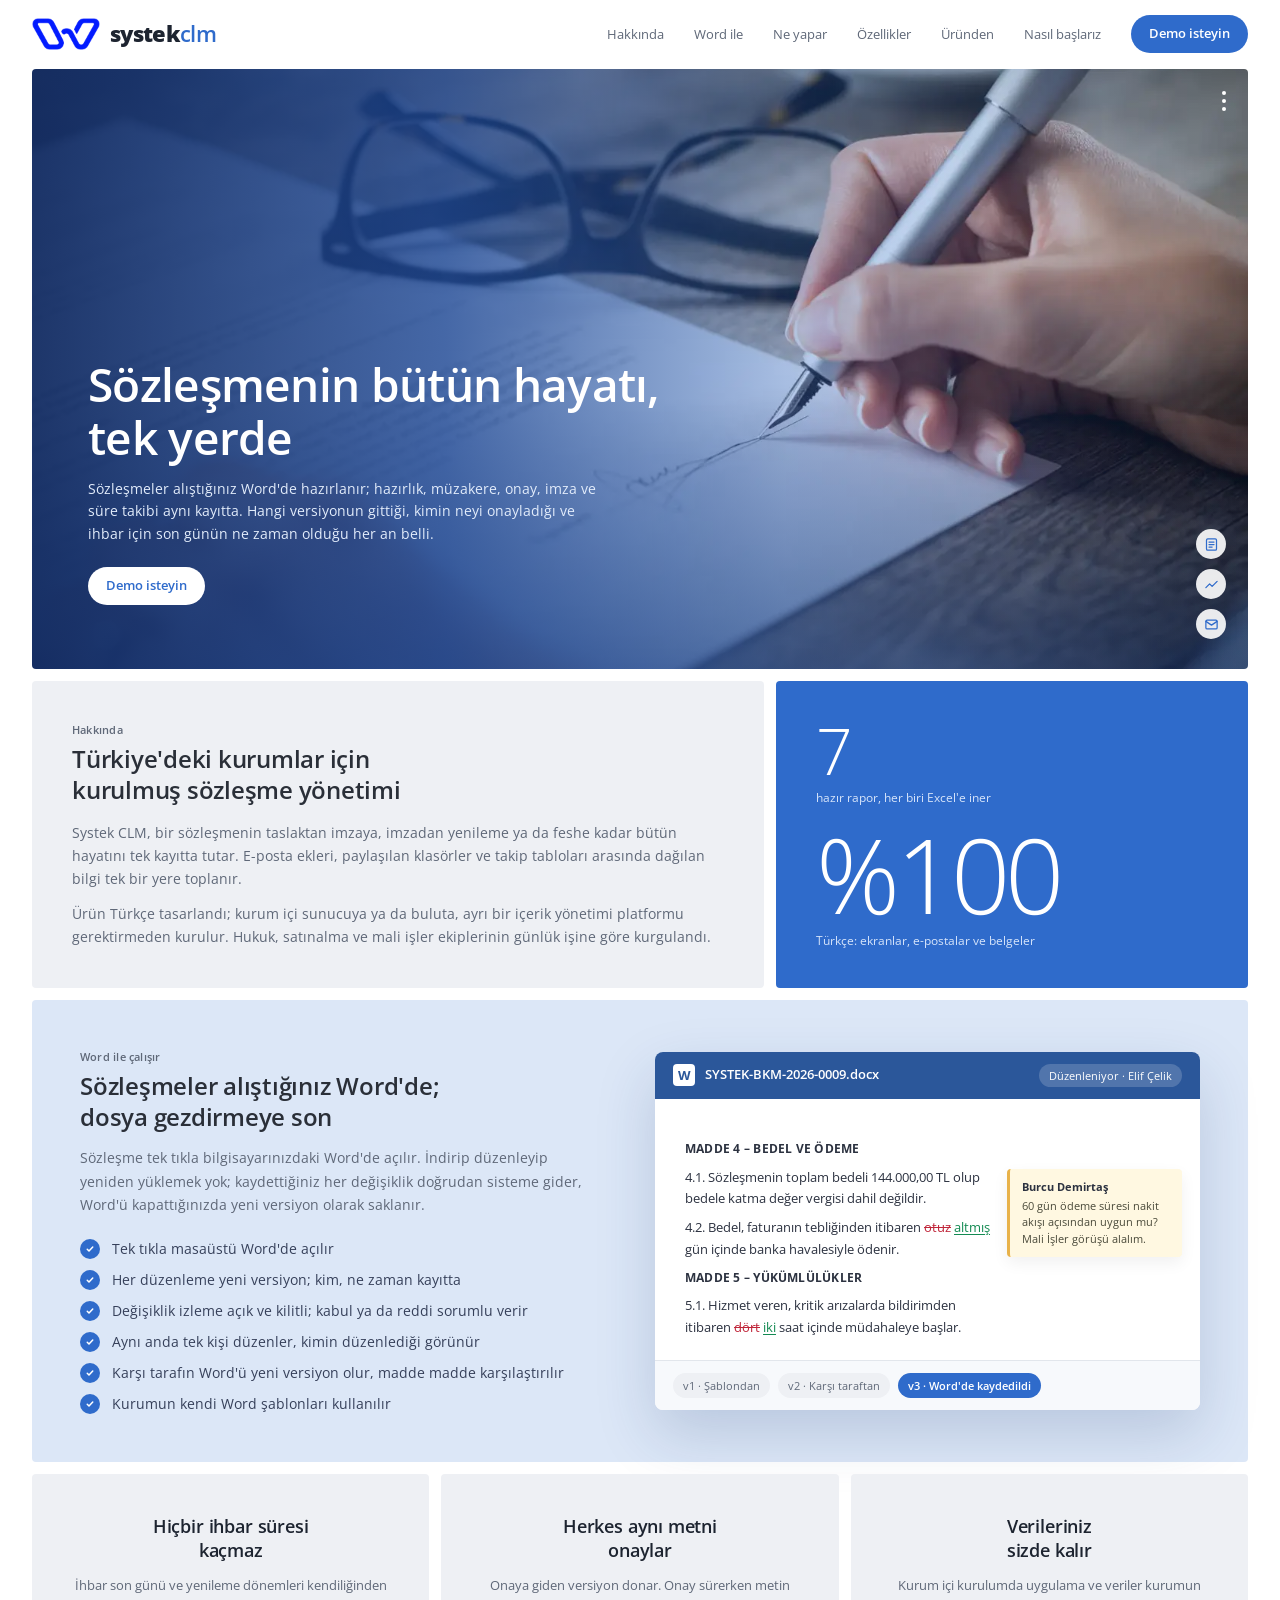
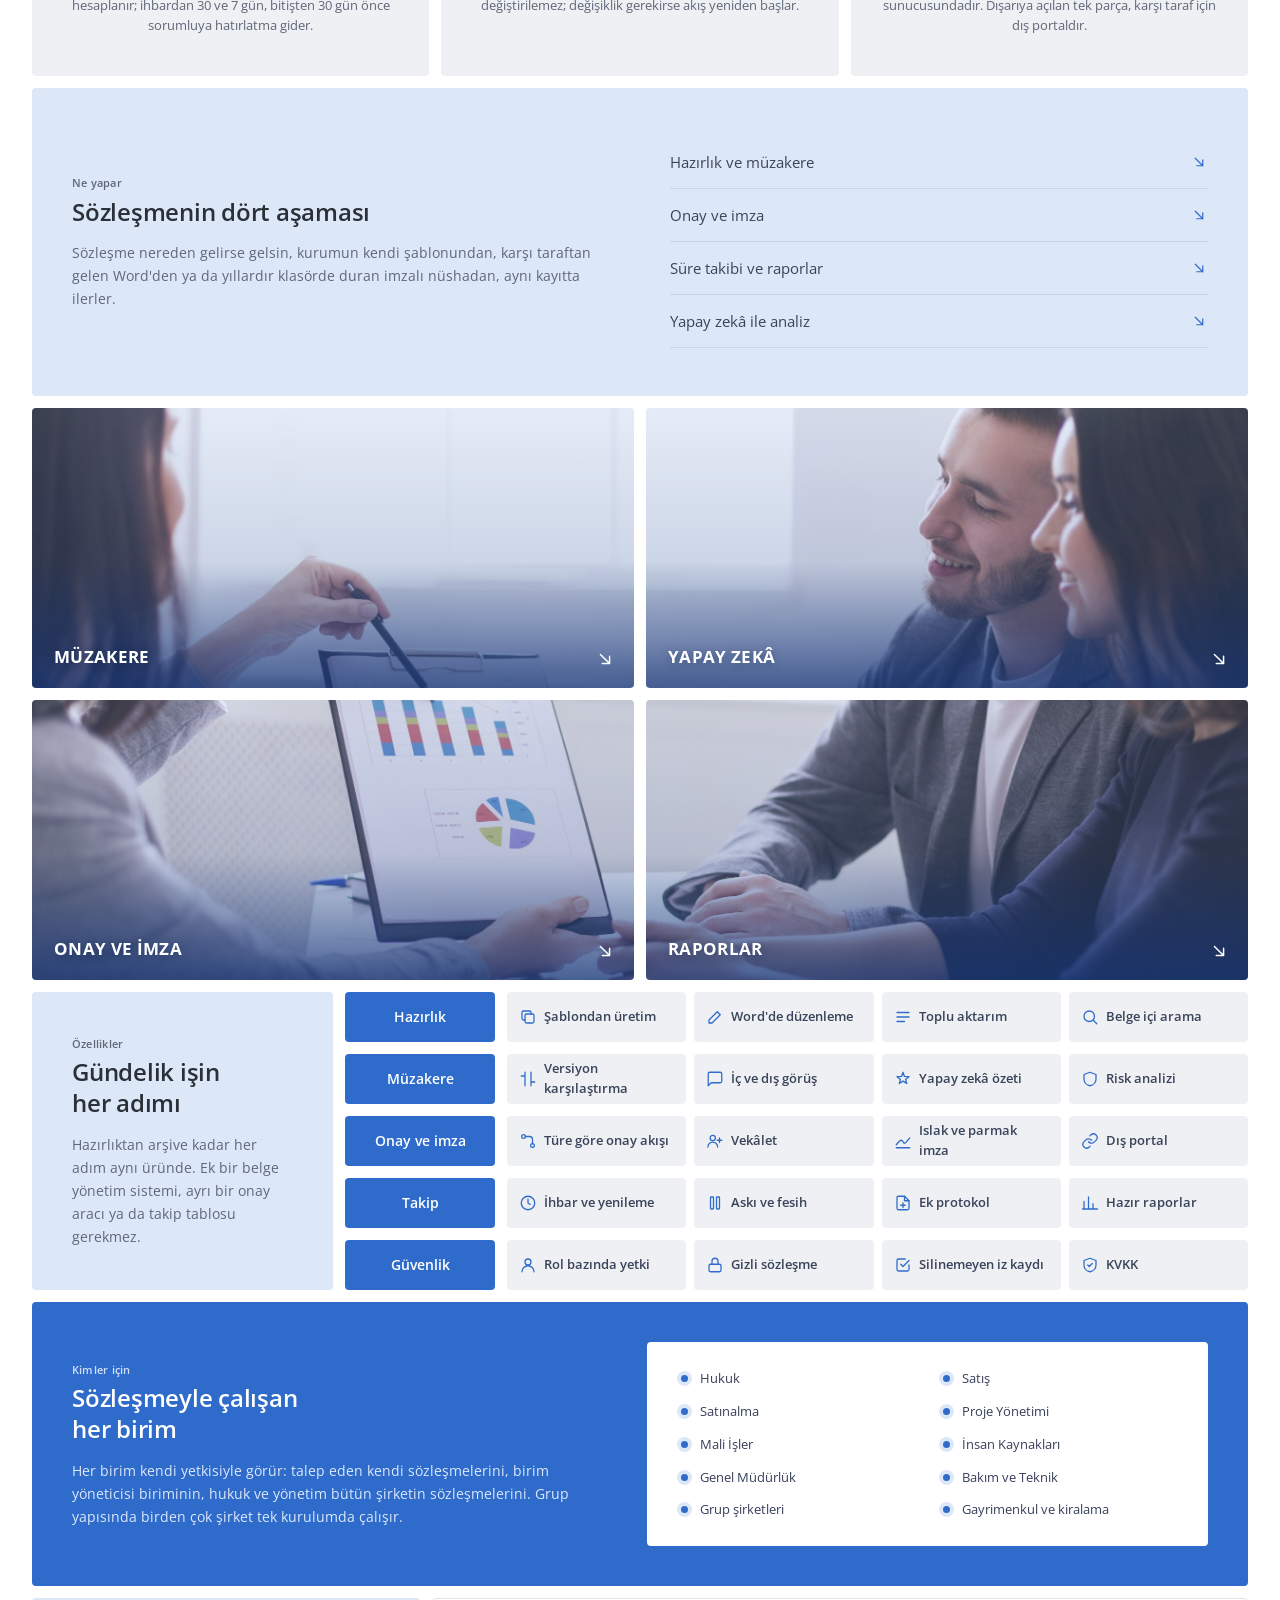
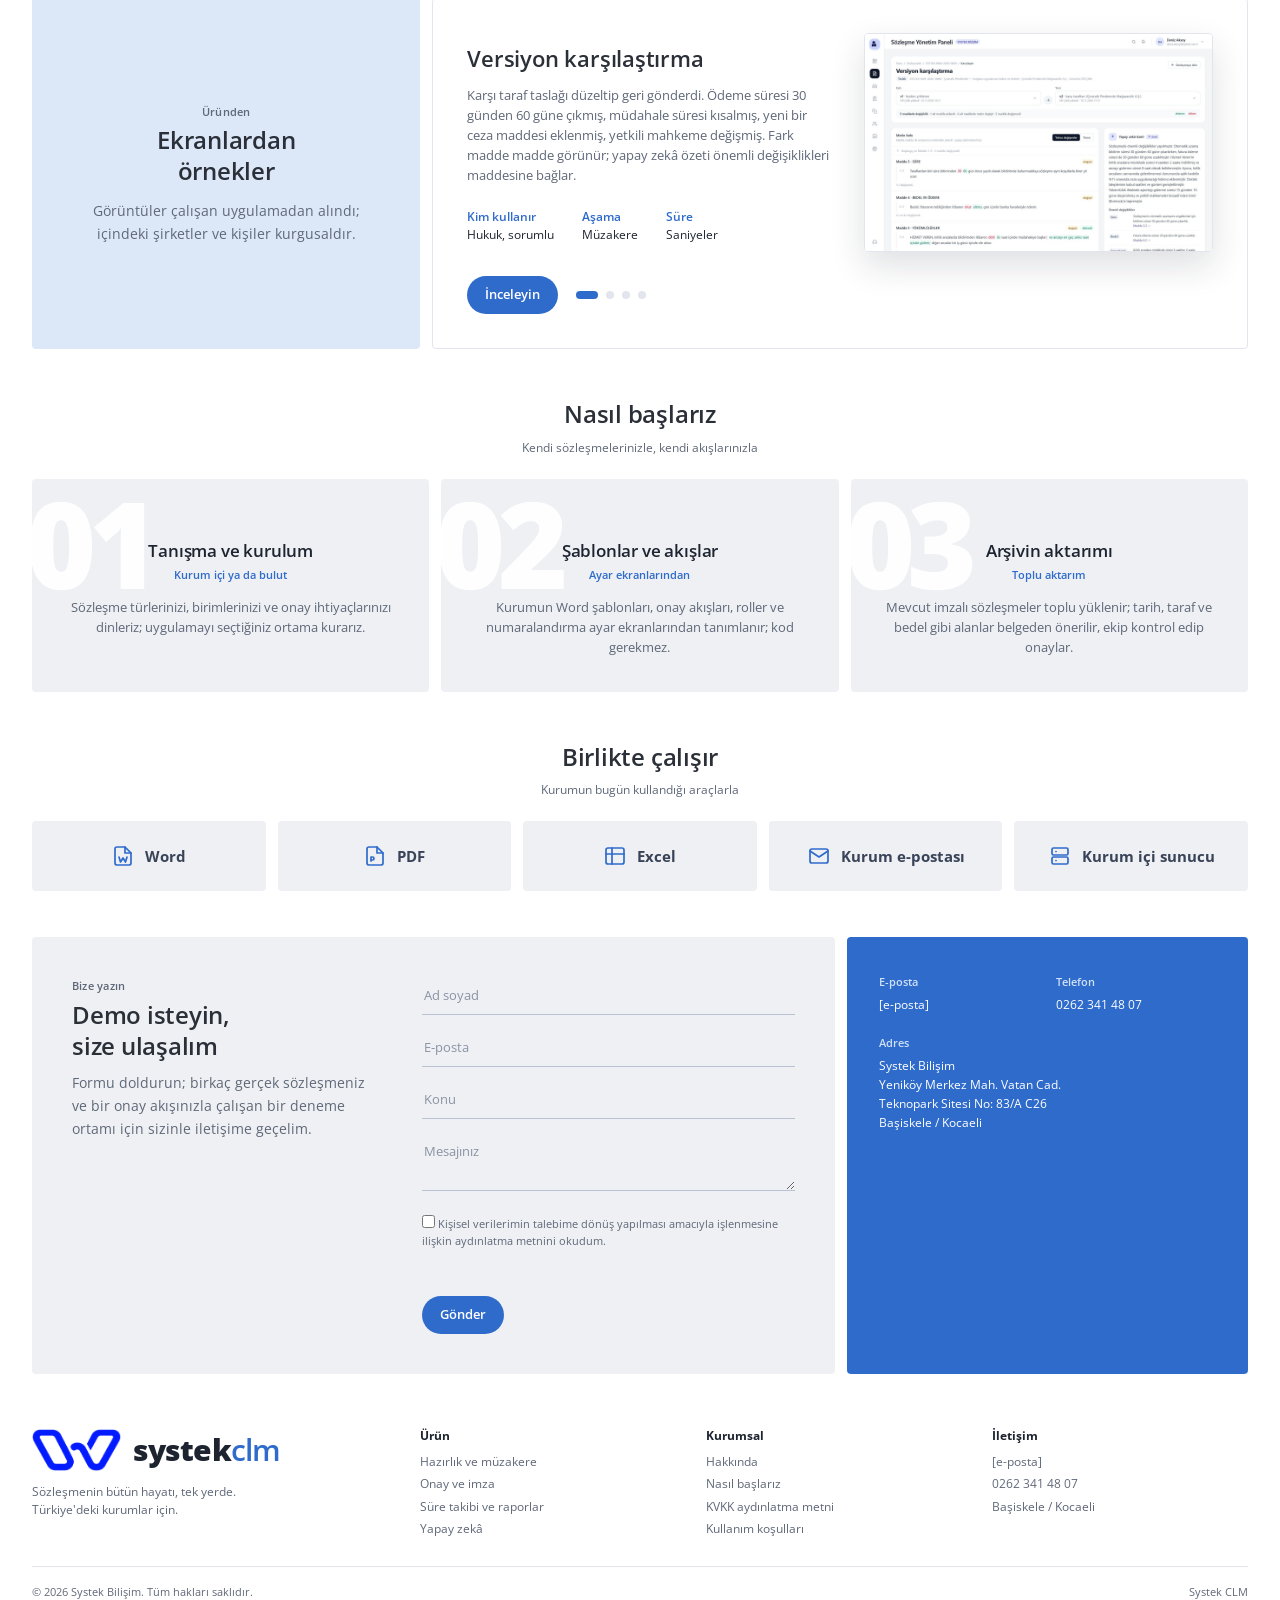
<file: index.html>
<!doctype html>
<html lang="tr">
<head>
<meta charset="utf-8">
<meta name="viewport" content="width=device-width, initial-scale=1">
<title>Systek CLM — Sözleşme Yönetimi</title>
<meta name="description" content="Systek CLM: sözleşmeler Word'de hazırlanır; sözleşmenin hazırlığından imzasına, imzasından yenilemesine bütün hayatı tek yerde. Türkiye'deki kurumlar için kurulmuş sözleşme yönetimi.">
<link rel="preconnect" href="https://fonts.googleapis.com">
<link rel="preconnect" href="https://fonts.gstatic.com" crossorigin>
<link href="https://fonts.googleapis.com/css2?family=Open+Sans:wght@300;400;500;600;700;800&display=swap" rel="stylesheet">
<link rel="icon" href="assets/logo-gecici.png" type="image/png">
<link rel="stylesheet" href="styles.css">
</head>
<body>

<header class="ust">
  <div class="kap">
    <a class="logo" href="index.html" aria-label="Systek CLM ana sayfa"><img class="logo-isaret" src="assets/logo-gecici.png" alt="" width="68" height="32">systek<span>clm</span></a>
    <button class="menu-dugme" type="button" aria-label="Menüyü aç" aria-expanded="false" aria-controls="menu"><span></span><span></span><span></span></button>
    <nav class="menu" id="menu" aria-label="Ana menü">
      <a href="#hakkinda">Hakkında</a>
      <a href="#word">Word ile</a>
      <a href="#ne-yapar">Ne yapar</a>
      <a href="#ozellikler">Özellikler</a>
      <a href="#urunden">Üründen</a>
      <a href="#nasil">Nasıl başlarız</a>
      <a class="hap" href="#iletisim">Demo isteyin</a>
    </nav>
  </div>
</header>

<main class="kap">

  <section class="izgara" aria-label="Giriş">
    <div class="kahraman">
      <div class="uc-nokta" aria-hidden="true"><i></i><i></i><i></i></div>
      <div class="kahraman-ic">
        <h1>Sözleşmenin bütün hayatı, tek yerde</h1>
        <p>Sözleşmeler alıştığınız Word'de hazırlanır; hazırlık, müzakere, onay, imza ve süre takibi aynı kayıtta. Hangi versiyonun gittiği, kimin neyi onayladığı ve ihbar için son günün ne zaman olduğu her an belli.</p>
        <a class="hap beyaz" href="#iletisim">Demo isteyin</a>
      </div>
      <div class="kahraman-yan" aria-hidden="true">
        <a href="#ozellikler" tabindex="-1"><svg viewBox="0 0 24 24" fill="none" stroke="currentColor" stroke-width="2" stroke-linecap="round" stroke-linejoin="round"><rect x="4" y="3" width="16" height="18" rx="2"/><path d="M8 8h8M8 12h8M8 16h5"/></svg></a>
        <a href="#urunden" tabindex="-1"><svg viewBox="0 0 24 24" fill="none" stroke="currentColor" stroke-width="2" stroke-linecap="round" stroke-linejoin="round"><path d="M3 17l6-6 4 4 8-8"/></svg></a>
        <a href="#iletisim" tabindex="-1"><svg viewBox="0 0 24 24" fill="none" stroke="currentColor" stroke-width="2" stroke-linecap="round" stroke-linejoin="round"><rect x="3" y="5" width="18" height="14" rx="2"/><path d="M3 7l9 6 9-6"/></svg></a>
      </div>
    </div>
  </section>

  <section class="izgara hakkinda" id="hakkinda">
    <div class="kutu gri">
      <span class="etiket">Hakkında</span>
      <h2 class="baslik-buyuk">Türkiye'deki kurumlar için<br>kurulmuş sözleşme yönetimi</h2>
      <div class="metin">
        <p>Systek CLM, bir sözleşmenin taslaktan imzaya, imzadan yenileme ya da feshe kadar bütün hayatını tek kayıtta tutar. E-posta ekleri, paylaşılan klasörler ve takip tabloları arasında dağılan bilgi tek bir yere toplanır.</p>
        <p>Ürün Türkçe tasarlandı; kurum içi sunucuya ya da buluta, ayrı bir içerik yönetimi platformu gerektirmeden kurulur. Hukuk, satınalma ve mali işler ekiplerinin günlük işine göre kurgulandı.</p>
      </div>
    </div>
    <div class="kutu mavi sayilar">
      <div class="sayi orta">7</div>
      <div class="sayi-alt">hazır rapor, her biri Excel'e iner</div>
      <div class="sayi dev">%100</div>
      <div class="sayi-alt">Türkçe: ekranlar, e-postalar ve belgeler</div>
    </div>
  </section>

  <section class="izgara" id="word">
    <div class="kutu acik word">
      <div>
        <span class="etiket">Word ile çalışır</span>
        <h2 class="baslik-buyuk">Sözleşmeler alıştığınız Word'de;<br>dosya gezdirmeye son</h2>
        <p class="metin">Sözleşme tek tıkla bilgisayarınızdaki Word'de açılır. İndirip düzenleyip yeniden yüklemek yok; kaydettiğiniz her değişiklik doğrudan sisteme gider, Word'ü kapattığınızda yeni versiyon olarak saklanır.</p>
        <ul class="isaretli">
          <li>Tek tıkla masaüstü Word'de açılır</li>
          <li>Her düzenleme yeni versiyon; kim, ne zaman kayıtta</li>
          <li>Değişiklik izleme açık ve kilitli; kabul ya da reddi sorumlu verir</li>
          <li>Aynı anda tek kişi düzenler, kimin düzenlediği görünür</li>
          <li>Karşı tarafın Word'ü yeni versiyon olur, madde madde karşılaştırılır</li>
          <li>Kurumun kendi Word şablonları kullanılır</li>
        </ul>
      </div>
      <div class="belge-cizim" aria-hidden="true">
        <div class="belge-ust"><span class="belge-ad"><b>W</b>SYSTEK-BKM-2026-0009.docx</span><span class="belge-durum">Düzenleniyor · Elif Çelik</span></div>
        <div class="belge-govde">
          <p class="belge-baslik">MADDE 4 – BEDEL VE ÖDEME</p>
          <p>4.1. Sözleşmenin toplam bedeli 144.000,00 TL olup bedele katma değer vergisi dahil değildir.</p>
          <p>4.2. Bedel, faturanın tebliğinden itibaren <del>otuz</del> <ins>altmış</ins> gün içinde banka havalesiyle ödenir.</p>
          <p class="belge-baslik">MADDE 5 – YÜKÜMLÜLÜKLER</p>
          <p>5.1. Hizmet veren, kritik arızalarda bildirimden itibaren <del>dört</del> <ins>iki</ins> saat içinde müdahaleye başlar.</p>
          <span class="belge-yorum"><b>Burcu Demirtaş</b>60 gün ödeme süresi nakit akışı açısından uygun mu? Mali İşler görüşü alalım.</span>
        </div>
        <div class="belge-alt"><span>v1 · Şablondan</span><span>v2 · Karşı taraftan</span><span class="son">v3 · Word'de kaydedildi</span></div>
      </div>
    </div>
  </section>

  <section class="izgara uclu" aria-label="Öne çıkanlar">
    <div class="kutu gri deger">
      <h3>Hiçbir ihbar süresi<br>kaçmaz</h3>
      <p>İhbar son günü ve yenileme dönemleri kendiliğinden hesaplanır; ihbardan 30 ve 7 gün, bitişten 30 gün önce sorumluya hatırlatma gider.</p>
    </div>
    <div class="kutu gri deger">
      <h3>Herkes aynı metni<br>onaylar</h3>
      <p>Onaya giden versiyon donar. Onay sürerken metin değiştirilemez; değişiklik gerekirse akış yeniden başlar.</p>
    </div>
    <div class="kutu gri deger">
      <h3>Verileriniz<br>sizde kalır</h3>
      <p>Kurum içi kurulumda uygulama ve veriler kurumun sunucusundadır. Dışarıya açılan tek parça, karşı taraf için dış portaldır.</p>
    </div>
  </section>

  <section class="izgara" id="ne-yapar">
    <div class="kutu acik ne-yapar">
      <div>
        <span class="etiket">Ne yapar</span>
        <h2 class="baslik-buyuk">Sözleşmenin dört aşaması</h2>
        <p class="metin">Sözleşme nereden gelirse gelsin, kurumun kendi şablonundan, karşı taraftan gelen Word'den ya da yıllardır klasörde duran imzalı nüshadan, aynı kayıtta ilerler.</p>
      </div>
      <nav class="liste-bag" aria-label="Aşamalar">
        <a href="muzakere.html">Hazırlık ve müzakere <svg class="ok" viewBox="0 0 24 24" fill="none" stroke="currentColor" stroke-width="1.6" stroke-linecap="round" stroke-linejoin="round"><path d="M7 7l10 10M17 9v8H9"/></svg></a>
        <a href="onay-imza.html">Onay ve imza <svg class="ok" viewBox="0 0 24 24" fill="none" stroke="currentColor" stroke-width="1.6" stroke-linecap="round" stroke-linejoin="round"><path d="M7 7l10 10M17 9v8H9"/></svg></a>
        <a href="raporlar.html">Süre takibi ve raporlar <svg class="ok" viewBox="0 0 24 24" fill="none" stroke="currentColor" stroke-width="1.6" stroke-linecap="round" stroke-linejoin="round"><path d="M7 7l10 10M17 9v8H9"/></svg></a>
        <a href="yapay-zeka.html">Yapay zekâ ile analiz <svg class="ok" viewBox="0 0 24 24" fill="none" stroke="currentColor" stroke-width="1.6" stroke-linecap="round" stroke-linejoin="round"><path d="M7 7l10 10M17 9v8H9"/></svg></a>
      </nav>
    </div>
  </section>

  <section class="izgara dortlu" aria-label="Özellik sayfaları">
    <a class="gorsel-kutu parca p1" href="muzakere.html"><span>Müzakere</span><svg class="ok" viewBox="0 0 24 24" fill="none" stroke="currentColor" stroke-width="1.6" stroke-linecap="round" stroke-linejoin="round"><path d="M7 7l10 10M17 9v8H9"/></svg></a>
    <a class="gorsel-kutu parca p2" href="yapay-zeka.html"><span>Yapay zekâ</span><svg class="ok" viewBox="0 0 24 24" fill="none" stroke="currentColor" stroke-width="1.6" stroke-linecap="round" stroke-linejoin="round"><path d="M7 7l10 10M17 9v8H9"/></svg></a>
    <a class="gorsel-kutu parca p3" href="onay-imza.html"><span>Onay ve imza</span><svg class="ok" viewBox="0 0 24 24" fill="none" stroke="currentColor" stroke-width="1.6" stroke-linecap="round" stroke-linejoin="round"><path d="M7 7l10 10M17 9v8H9"/></svg></a>
    <a class="gorsel-kutu parca p4" href="raporlar.html"><span>Raporlar</span><svg class="ok" viewBox="0 0 24 24" fill="none" stroke="currentColor" stroke-width="1.6" stroke-linecap="round" stroke-linejoin="round"><path d="M7 7l10 10M17 9v8H9"/></svg></a>
  </section>

  <section class="izgara ozellikler" id="ozellikler">
    <div class="kutu acik">
      <span class="etiket">Özellikler</span>
      <h2 class="baslik-buyuk">Gündelik işin<br>her adımı</h2>
      <p class="metin">Hazırlıktan arşive kadar her adım aynı üründe. Ek bir belge yönetim sistemi, ayrı bir onay aracı ya da takip tablosu gerekmez.</p>
    </div>
    <div class="ozellik-satirlari">
      <div class="ozellik-satir"><b>Hazırlık</b>
        <div class="ciplar">
          <span class="cip"><svg viewBox="0 0 24 24" fill="none" stroke="currentColor" stroke-width="1.7" stroke-linecap="round" stroke-linejoin="round"><rect x="8" y="8" width="12" height="12" rx="2"/><path d="M16 8V6a2 2 0 0 0-2-2H6a2 2 0 0 0-2 2v8a2 2 0 0 0 2 2h2"/></svg>Şablondan üretim</span>
          <span class="cip"><svg viewBox="0 0 24 24" fill="none" stroke="currentColor" stroke-width="1.7" stroke-linecap="round" stroke-linejoin="round"><path d="M4 20h4L19 9l-4-4L4 16z"/></svg>Word'de düzenleme</span>
          <span class="cip"><svg viewBox="0 0 24 24" fill="none" stroke="currentColor" stroke-width="1.7" stroke-linecap="round" stroke-linejoin="round"><path d="M4 6h16M4 12h16M4 18h10"/></svg>Toplu aktarım</span>
          <span class="cip"><svg viewBox="0 0 24 24" fill="none" stroke="currentColor" stroke-width="1.7" stroke-linecap="round" stroke-linejoin="round"><circle cx="11" cy="11" r="7"/><path d="M21 21l-4.3-4.3"/></svg>Belge içi arama</span>
        </div>
      </div>
      <div class="ozellik-satir"><b>Müzakere</b>
        <div class="ciplar">
          <span class="cip"><svg viewBox="0 0 24 24" fill="none" stroke="currentColor" stroke-width="1.7" stroke-linecap="round" stroke-linejoin="round"><path d="M8 3v18M16 3v18M3 8h5M16 16h5"/></svg>Versiyon karşılaştırma</span>
          <span class="cip"><svg viewBox="0 0 24 24" fill="none" stroke="currentColor" stroke-width="1.7" stroke-linecap="round" stroke-linejoin="round"><path d="M21 15a2 2 0 0 1-2 2H7l-4 4V5a2 2 0 0 1 2-2h14a2 2 0 0 1 2 2z"/></svg>İç ve dış görüş</span>
          <span class="cip"><svg viewBox="0 0 24 24" fill="none" stroke="currentColor" stroke-width="1.7" stroke-linecap="round" stroke-linejoin="round"><path d="M12 3l1.9 5.6L20 9l-4.6 3.6L17 18l-5-3.2L7 18l1.6-5.4L4 9l6.1-.4z"/></svg>Yapay zekâ özeti</span>
          <span class="cip"><svg viewBox="0 0 24 24" fill="none" stroke="currentColor" stroke-width="1.7" stroke-linecap="round" stroke-linejoin="round"><path d="M12 3l8 3v6c0 4.5-3.4 8.3-8 9-4.6-.7-8-4.5-8-9V6z"/></svg>Risk analizi</span>
        </div>
      </div>
      <div class="ozellik-satir"><b>Onay ve imza</b>
        <div class="ciplar">
          <span class="cip"><svg viewBox="0 0 24 24" fill="none" stroke="currentColor" stroke-width="1.7" stroke-linecap="round" stroke-linejoin="round"><circle cx="6" cy="6" r="2.5"/><circle cx="18" cy="18" r="2.5"/><path d="M8.5 6H14a4 4 0 0 1 4 4v5.5"/></svg>Türe göre onay akışı</span>
          <span class="cip"><svg viewBox="0 0 24 24" fill="none" stroke="currentColor" stroke-width="1.7" stroke-linecap="round" stroke-linejoin="round"><circle cx="9" cy="8" r="3.5"/><path d="M2.5 20a6.5 6.5 0 0 1 13 0M18 8v6M15 11h6"/></svg>Vekâlet</span>
          <span class="cip"><svg viewBox="0 0 24 24" fill="none" stroke="currentColor" stroke-width="1.7" stroke-linecap="round" stroke-linejoin="round"><path d="M3 17c3-4 5-6 7-6s2 4 4 4 3-3 7-7M3 21h18"/></svg>Islak ve parmak imza</span>
          <span class="cip"><svg viewBox="0 0 24 24" fill="none" stroke="currentColor" stroke-width="1.7" stroke-linecap="round" stroke-linejoin="round"><path d="M10 13a5 5 0 0 0 7.5.5l3-3a5 5 0 0 0-7-7l-1.7 1.7M14 11a5 5 0 0 0-7.5-.5l-3 3a5 5 0 0 0 7 7l1.7-1.7"/></svg>Dış portal</span>
        </div>
      </div>
      <div class="ozellik-satir"><b>Takip</b>
        <div class="ciplar">
          <span class="cip"><svg viewBox="0 0 24 24" fill="none" stroke="currentColor" stroke-width="1.7" stroke-linecap="round" stroke-linejoin="round"><circle cx="12" cy="12" r="9"/><path d="M12 7v5l3 2"/></svg>İhbar ve yenileme</span>
          <span class="cip"><svg viewBox="0 0 24 24" fill="none" stroke="currentColor" stroke-width="1.7" stroke-linecap="round" stroke-linejoin="round"><rect x="6" y="4" width="4" height="16" rx="1"/><rect x="14" y="4" width="4" height="16" rx="1"/></svg>Askı ve fesih</span>
          <span class="cip"><svg viewBox="0 0 24 24" fill="none" stroke="currentColor" stroke-width="1.7" stroke-linecap="round" stroke-linejoin="round"><path d="M14 3H6a2 2 0 0 0-2 2v14a2 2 0 0 0 2 2h12a2 2 0 0 0 2-2V9z"/><path d="M14 3v6h6M12 12v6M9 15h6"/></svg>Ek protokol</span>
          <span class="cip"><svg viewBox="0 0 24 24" fill="none" stroke="currentColor" stroke-width="1.7" stroke-linecap="round" stroke-linejoin="round"><path d="M4 20V10M10 20V4M16 20v-7M22 20H2"/></svg>Hazır raporlar</span>
        </div>
      </div>
      <div class="ozellik-satir"><b>Güvenlik</b>
        <div class="ciplar">
          <span class="cip"><svg viewBox="0 0 24 24" fill="none" stroke="currentColor" stroke-width="1.7" stroke-linecap="round" stroke-linejoin="round"><circle cx="12" cy="8" r="4"/><path d="M4 21a8 8 0 0 1 16 0"/></svg>Rol bazında yetki</span>
          <span class="cip"><svg viewBox="0 0 24 24" fill="none" stroke="currentColor" stroke-width="1.7" stroke-linecap="round" stroke-linejoin="round"><rect x="4" y="11" width="16" height="10" rx="2"/><path d="M8 11V7a4 4 0 0 1 8 0v4"/></svg>Gizli sözleşme</span>
          <span class="cip"><svg viewBox="0 0 24 24" fill="none" stroke="currentColor" stroke-width="1.7" stroke-linecap="round" stroke-linejoin="round"><path d="M9 11l3 3 8-8"/><path d="M20 12v6a2 2 0 0 1-2 2H6a2 2 0 0 1-2-2V6a2 2 0 0 1 2-2h9"/></svg>Silinemeyen iz kaydı</span>
          <span class="cip"><svg viewBox="0 0 24 24" fill="none" stroke="currentColor" stroke-width="1.7" stroke-linecap="round" stroke-linejoin="round"><path d="M12 3l8 3v6c0 4.5-3.4 8.3-8 9-4.6-.7-8-4.5-8-9V6z"/><path d="M9 12l2 2 4-4"/></svg>KVKK</span>
        </div>
      </div>
    </div>
  </section>

  <section class="izgara">
    <div class="kutu mavi kimler">
      <div>
        <span class="etiket">Kimler için</span>
        <h2 class="baslik-buyuk">Sözleşmeyle çalışan<br>her birim</h2>
        <p class="metin">Her birim kendi yetkisiyle görür: talep eden kendi sözleşmelerini, birim yöneticisi biriminin, hukuk ve yönetim bütün şirketin sözleşmelerini. Grup yapısında birden çok şirket tek kurulumda çalışır.</p>
      </div>
      <ul class="beyaz-kart">
        <li>Hukuk</li><li>Satış</li>
        <li>Satınalma</li><li>Proje Yönetimi</li>
        <li>Mali İşler</li><li>İnsan Kaynakları</li>
        <li>Genel Müdürlük</li><li>Bakım ve Teknik</li>
        <li>Grup şirketleri</li><li>Gayrimenkul ve kiralama</li>
      </ul>
    </div>
  </section>

  <section class="izgara urunden" id="urunden">
    <div class="kutu acik">
      <span class="etiket">Üründen</span>
      <h2 class="baslik-buyuk">Ekranlardan<br>örnekler</h2>
      <p class="metin">Görüntüler çalışan uygulamadan alındı; içindeki şirketler ve kişiler kurgusaldır.</p>
    </div>
    <div class="kaydirici">
      <article class="slayt" data-sayfa="muzakere.html">
        <div>
          <h3>Versiyon karşılaştırma</h3>
          <p>Karşı taraf taslağı düzeltip geri gönderdi. Ödeme süresi 30 günden 60 güne çıkmış, müdahale süresi kısalmış, yeni bir ceza maddesi eklenmiş, yetkili mahkeme değişmiş. Fark madde madde görünür; yapay zekâ özeti önemli değişiklikleri maddesine bağlar.</p>
          <dl class="meta"><div><dt>Kim kullanır</dt><dd>Hukuk, sorumlu</dd></div><div><dt>Aşama</dt><dd>Müzakere</dd></div><div><dt>Süre</dt><dd>Saniyeler</dd></div></dl>
        </div>
        <img src="assets/karsilastir.jpg" alt="Versiyon karşılaştırma ekranı" loading="lazy" width="1600" height="1000">
      </article>
      <article class="slayt" data-sayfa="yapay-zeka.html">
        <div>
          <h3>Risk analizi</h3>
          <p>Karşı taraftan gelen hizmet sözleşmesinde iki yüksek riskli bulgu: sorumluluk sınırı yok, KVKK maddesi yetersiz. Her bulgunun yanında gerekçe ve kopyalanıp müzakerede kullanılacak madde önerisi var.</p>
          <dl class="meta"><div><dt>Kim kullanır</dt><dd>Hukuk</dd></div><div><dt>Aşama</dt><dd>İmzadan önce</dd></div><div><dt>Karar</dt><dd>İnsanda</dd></div></dl>
        </div>
        <img src="assets/risk.jpg" alt="Yapay zekâ risk analizi ekranı" loading="lazy" width="1600" height="1000">
      </article>
      <article class="slayt" data-sayfa="onay-imza.html">
        <div>
          <h3>Bende bekleyenler</h3>
          <p>Herkes kendi iş listesini görür: onayını, görüşünü ya da imzasını bekleyen sözleşmeler, süresi geçenler en üstte. Basit onaylar listeden tek tıkla verilir, ret gerekçe ister.</p>
          <dl class="meta"><div><dt>Kim kullanır</dt><dd>Onaycılar</dd></div><div><dt>Aşama</dt><dd>Onay</dd></div><div><dt>Hatırlatma</dt><dd>Süre dolunca</dd></div></dl>
        </div>
        <img src="assets/onay.jpg" alt="Bende bekleyenler ekranı" loading="lazy" width="1600" height="1000">
      </article>
      <article class="slayt" data-sayfa="raporlar.html">
        <div>
          <h3>Bitiş ve ihbar takvimi</h3>
          <p>Önümüzdeki 3, 6 ya da 12 ayda biten sözleşmeler ay ay; her birinin ihbar son günü ve kalan gün sayısı. Şirket, birim, tür ve sorumluya göre süzülür, Excel'e iner.</p>
          <dl class="meta"><div><dt>Kim kullanır</dt><dd>Hukuk, satınalma</dd></div><div><dt>Aşama</dt><dd>Takip</dd></div><div><dt>Çıktı</dt><dd>Excel</dd></div></dl>
        </div>
        <img src="assets/raporlar.jpg" alt="Bitiş ve ihbar takvimi raporu" loading="lazy" width="1440" height="900">
      </article>
      <div class="kaydirici-alt">
        <a class="hap" href="muzakere.html" data-incele>İnceleyin</a>
        <div class="noktalar" role="group" aria-label="Örnek seçimi">
          <button type="button" aria-label="Versiyon karşılaştırma"></button>
          <button type="button" aria-label="Risk analizi"></button>
          <button type="button" aria-label="Bende bekleyenler"></button>
          <button type="button" aria-label="Bitiş ve ihbar takvimi"></button>
        </div>
      </div>
    </div>
  </section>

  <div class="bolum-baslik" id="nasil">
    <h2>Nasıl başlarız</h2>
    <p>Kendi sözleşmelerinizle, kendi akışlarınızla</p>
  </div>
  <section class="izgara uclu" aria-label="Başlangıç adımları">
    <div class="kutu gri adim"><span class="dev-no" aria-hidden="true">01</span><h3>Tanışma ve kurulum</h3><small>Kurum içi ya da bulut</small><p>Sözleşme türlerinizi, birimlerinizi ve onay ihtiyaçlarınızı dinleriz; uygulamayı seçtiğiniz ortama kurarız.</p></div>
    <div class="kutu gri adim"><span class="dev-no" aria-hidden="true">02</span><h3>Şablonlar ve akışlar</h3><small>Ayar ekranlarından</small><p>Kurumun Word şablonları, onay akışları, roller ve numaralandırma ayar ekranlarından tanımlanır; kod gerekmez.</p></div>
    <div class="kutu gri adim"><span class="dev-no" aria-hidden="true">03</span><h3>Arşivin aktarımı</h3><small>Toplu aktarım</small><p>Mevcut imzalı sözleşmeler toplu yüklenir; tarih, taraf ve bedel gibi alanlar belgeden önerilir, ekip kontrol edip onaylar.</p></div>
  </section>

  <div class="bolum-baslik">
    <h2>Birlikte çalışır</h2>
    <p>Kurumun bugün kullandığı araçlarla</p>
  </div>
  <section class="logolar" aria-label="Uyumlu araçlar">
    <div class="gri"><svg viewBox="0 0 24 24" fill="none" stroke="currentColor" stroke-width="1.7" stroke-linecap="round" stroke-linejoin="round"><path d="M14 3H6a2 2 0 0 0-2 2v14a2 2 0 0 0 2 2h12a2 2 0 0 0 2-2V9z"/><path d="M14 3v6h6M8 13l1.5 5 2.5-4 2.5 4L16 13"/></svg>Word</div>
    <div class="gri"><svg viewBox="0 0 24 24" fill="none" stroke="currentColor" stroke-width="1.7" stroke-linecap="round" stroke-linejoin="round"><path d="M14 3H6a2 2 0 0 0-2 2v14a2 2 0 0 0 2 2h12a2 2 0 0 0 2-2V9z"/><path d="M14 3v6h6M8 17v-4h1.5a1.5 1.5 0 0 1 0 3H8"/></svg>PDF</div>
    <div class="gri"><svg viewBox="0 0 24 24" fill="none" stroke="currentColor" stroke-width="1.7" stroke-linecap="round" stroke-linejoin="round"><rect x="3" y="4" width="18" height="16" rx="2"/><path d="M3 10h18M9 4v16"/></svg>Excel</div>
    <div class="gri"><svg viewBox="0 0 24 24" fill="none" stroke="currentColor" stroke-width="1.7" stroke-linecap="round" stroke-linejoin="round"><rect x="3" y="5" width="18" height="14" rx="2"/><path d="M3 7l9 6 9-6"/></svg>Kurum e-postası</div>
    <div class="gri"><svg viewBox="0 0 24 24" fill="none" stroke="currentColor" stroke-width="1.7" stroke-linecap="round" stroke-linejoin="round"><rect x="4" y="4" width="16" height="7" rx="1.5"/><rect x="4" y="13" width="16" height="7" rx="1.5"/><path d="M8 7.5h.01M8 16.5h.01"/></svg>Kurum içi sunucu</div>
  </section>

  <section class="izgara iletisim" id="iletisim">
    <div class="kutu gri form">
      <div>
        <span class="etiket">Bize yazın</span>
        <h2 class="baslik-buyuk">Demo isteyin,<br>size ulaşalım</h2>
        <p class="metin">Formu doldurun; birkaç gerçek sözleşmeniz ve bir onay akışınızla çalışan bir deneme ortamı için sizinle iletişime geçelim.</p>
      </div>
      <form class="alanlar" id="iletisim-formu" data-alici="[e-posta]" novalidate>
        <label><span>Ad soyad</span><input name="ad" type="text" placeholder="Ad soyad" autocomplete="name" required></label>
        <label><span>E-posta</span><input name="eposta" type="email" placeholder="E-posta" autocomplete="email" required></label>
        <label><span>Konu</span><input name="konu" type="text" placeholder="Konu"></label>
        <label><span>Mesaj</span><textarea name="mesaj" rows="2" placeholder="Mesajınız"></textarea></label>
        <label class="onay-kutu"><input name="kvkk" type="checkbox"> Kişisel verilerimin talebime dönüş yapılması amacıyla işlenmesine ilişkin aydınlatma metnini okudum.</label>
        <p class="form-not" role="status"></p>
        <div><button class="hap" type="submit">Gönder</button></div>
      </form>
    </div>
    <div class="kutu mavi bilgi">
      <div><b>E-posta</b><a href="mailto:[e-posta]">[e-posta]</a></div>
      <div><b>Telefon</b><a href="tel:+902623414807">0262 341 48 07</a></div>
      <div class="tam"><b>Adres</b>Systek Bilişim<br>Yeniköy Merkez Mah. Vatan Cad.<br>Teknopark Sitesi No: 83/A C26<br>Başiskele / Kocaeli</div>
    </div>
  </section>

</main>

<footer class="alt">
  <div class="kap">
    <div class="alt-ust">
      <div><a class="logo" href="index.html"><img class="logo-isaret" src="assets/logo-gecici.png" alt="" width="68" height="32">systek<span>clm</span></a><p>Sözleşmenin bütün hayatı, tek yerde. Türkiye'deki kurumlar için.</p></div>
      <div><h4>Ürün</h4><ul><li><a href="muzakere.html">Hazırlık ve müzakere</a></li><li><a href="onay-imza.html">Onay ve imza</a></li><li><a href="raporlar.html">Süre takibi ve raporlar</a></li><li><a href="yapay-zeka.html">Yapay zekâ</a></li></ul></div>
      <div><h4>Kurumsal</h4><ul><li><a href="index.html#hakkinda">Hakkında</a></li><li><a href="index.html#nasil">Nasıl başlarız</a></li><li><a href="#">KVKK aydınlatma metni</a></li><li><a href="#">Kullanım koşulları</a></li></ul></div>
      <div><h4>İletişim</h4><ul><li><a href="mailto:[e-posta]">[e-posta]</a></li><li><a href="tel:+902623414807">0262 341 48 07</a></li><li>Başiskele / Kocaeli</li></ul></div>
    </div>
    <div class="alt-telif"><span>© 2026 Systek Bilişim. Tüm hakları saklıdır.</span><span>Systek CLM</span></div>
  </div>
</footer>

<script src="site.js"></script>
</body>
</html>
</file>
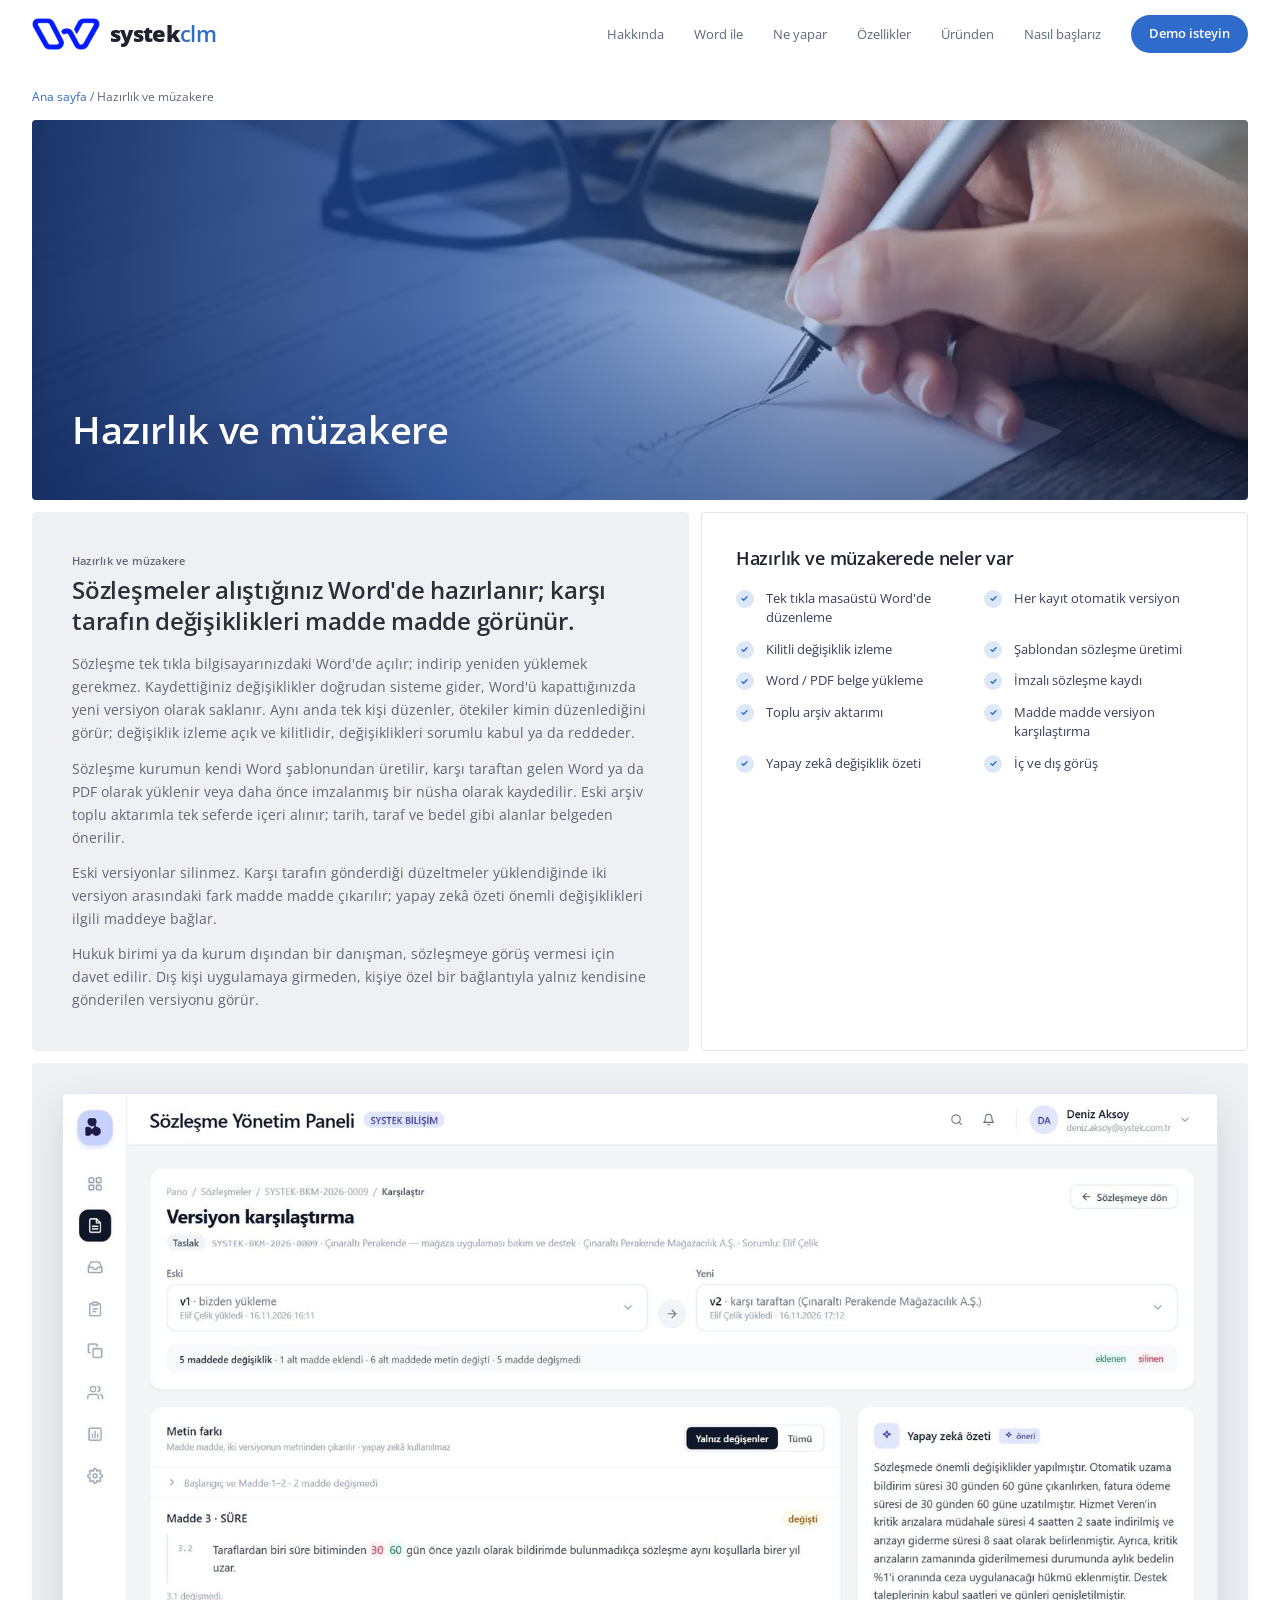
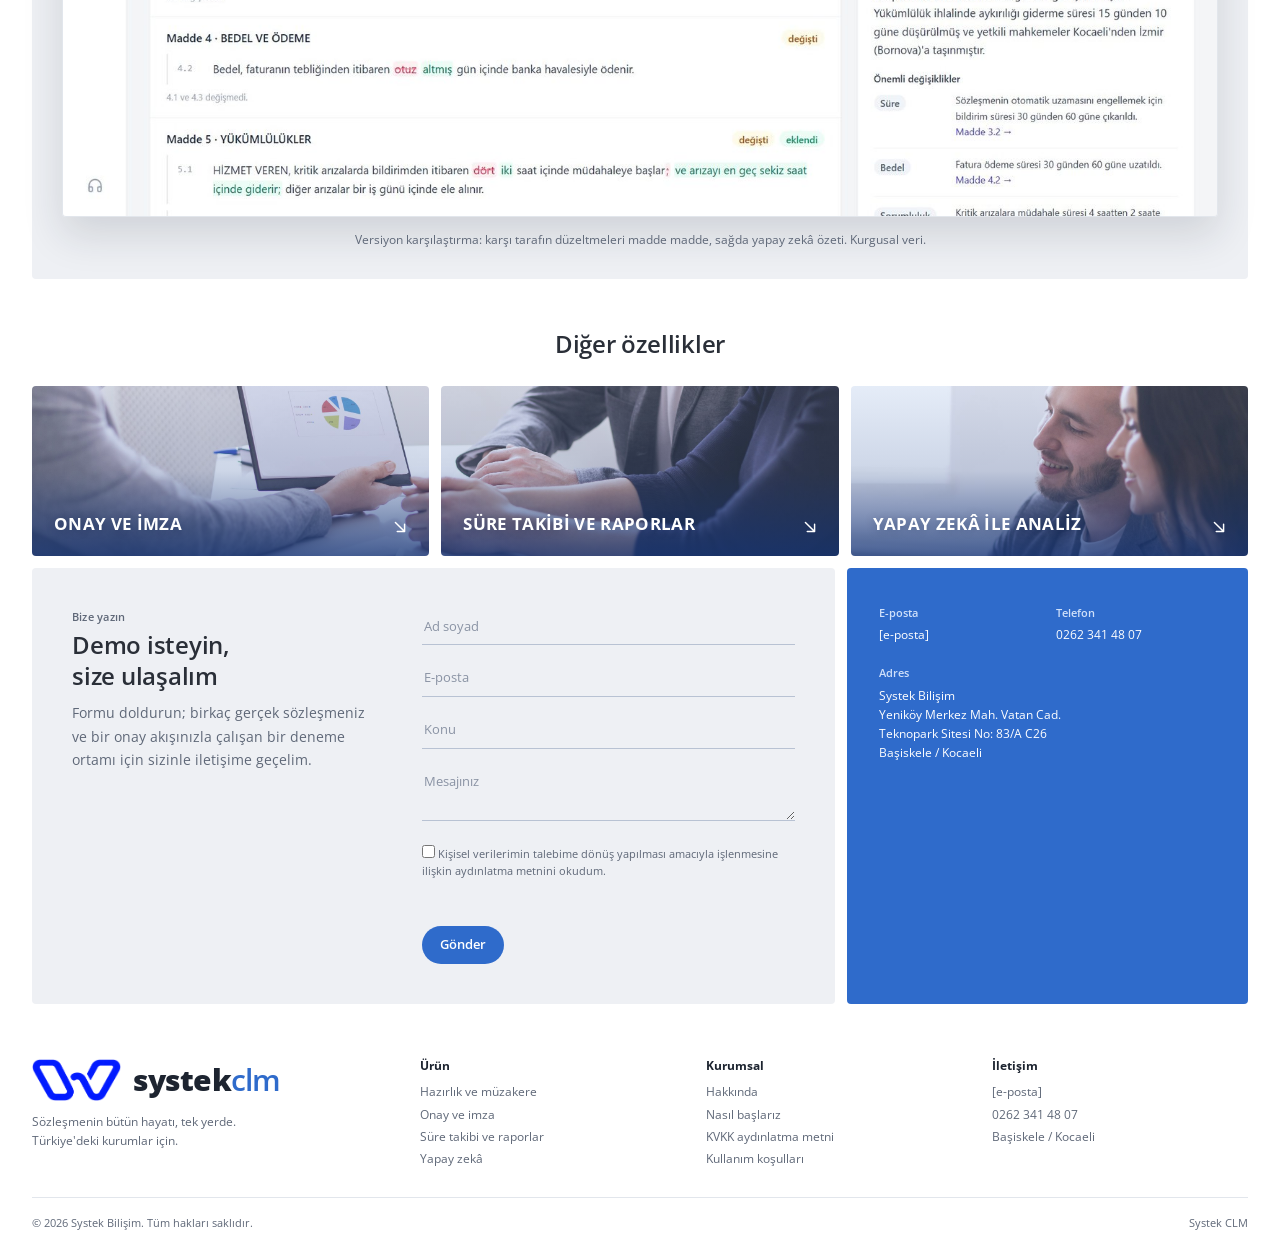
<file: muzakere.html>
<!doctype html>
<html lang="tr">
<head>
<meta charset="utf-8">
<meta name="viewport" content="width=device-width, initial-scale=1">
<title>Hazırlık ve müzakere — Systek CLM</title>
<meta name="description" content="Systek CLM — Hazırlık ve müzakere: Sözleşmeler alıştığınız Word'de hazırlanır; karşı tarafın değişiklikleri madde madde görünür.">
<link rel="preconnect" href="https://fonts.googleapis.com">
<link rel="preconnect" href="https://fonts.gstatic.com" crossorigin>
<link href="https://fonts.googleapis.com/css2?family=Open+Sans:wght@300;400;500;600;700;800&display=swap" rel="stylesheet">
<link rel="icon" href="assets/logo-gecici.png" type="image/png">
<link rel="stylesheet" href="styles.css">
</head>
<body>

<header class="ust">
  <div class="kap">
    <a class="logo" href="index.html" aria-label="Systek CLM ana sayfa"><img class="logo-isaret" src="assets/logo-gecici.png" alt="" width="68" height="32">systek<span>clm</span></a>
    <button class="menu-dugme" type="button" aria-label="Menüyü aç" aria-expanded="false" aria-controls="menu"><span></span><span></span><span></span></button>
    <nav class="menu" id="menu" aria-label="Ana menü">
      <a href="index.html#hakkinda">Hakkında</a>
      <a href="index.html#word">Word ile</a>
      <a href="index.html#ne-yapar">Ne yapar</a>
      <a href="index.html#ozellikler">Özellikler</a>
      <a href="index.html#urunden">Üründen</a>
      <a href="index.html#nasil">Nasıl başlarız</a>
      <a class="hap" href="#iletisim">Demo isteyin</a>
    </nav>
  </div>
</header>

<main class="kap">

  <p class="yol-izi"><a href="index.html">Ana sayfa</a> / Hazırlık ve müzakere</p>

  <section class="izgara" aria-label="Başlık">
    <div class="ic-kahraman"><h1>Hazırlık ve müzakere</h1></div>
  </section>

  <section class="izgara ic-ikili">
    <div class="kutu gri">
      <span class="etiket">Hazırlık ve müzakere</span>
      <h2 class="baslik-buyuk">Sözleşmeler alıştığınız Word'de hazırlanır; karşı tarafın değişiklikleri madde madde görünür.</h2>
      <div class="metin"><p>Sözleşme tek tıkla bilgisayarınızdaki Word'de açılır; indirip yeniden yüklemek gerekmez. Kaydettiğiniz değişiklikler doğrudan sisteme gider, Word'ü kapattığınızda yeni versiyon olarak saklanır. Aynı anda tek kişi düzenler, ötekiler kimin düzenlediğini görür; değişiklik izleme açık ve kilitlidir, değişiklikleri sorumlu kabul ya da reddeder.</p><p>Sözleşme kurumun kendi Word şablonundan üretilir, karşı taraftan gelen Word ya da PDF olarak yüklenir veya daha önce imzalanmış bir nüsha olarak kaydedilir. Eski arşiv toplu aktarımla tek seferde içeri alınır; tarih, taraf ve bedel gibi alanlar belgeden önerilir.</p><p>Eski versiyonlar silinmez. Karşı tarafın gönderdiği düzeltmeler yüklendiğinde iki versiyon arasındaki fark madde madde çıkarılır; yapay zekâ özeti önemli değişiklikleri ilgili maddeye bağlar.</p><p>Hukuk birimi ya da kurum dışından bir danışman, sözleşmeye görüş vermesi için davet edilir. Dış kişi uygulamaya girmeden, kişiye özel bir bağlantıyla yalnız kendisine gönderilen versiyonu görür.</p></div>
    </div>
    <div class="kontrol">
      <h3>Hazırlık ve müzakerede neler var</h3>
      <ul><li>Tek tıkla masaüstü Word'de düzenleme</li><li>Her kayıt otomatik versiyon</li><li>Kilitli değişiklik izleme</li><li>Şablondan sözleşme üretimi</li><li>Word / PDF belge yükleme</li><li>İmzalı sözleşme kaydı</li><li>Toplu arşiv aktarımı</li><li>Madde madde versiyon karşılaştırma</li><li>Yapay zekâ değişiklik özeti</li><li>İç ve dış görüş</li></ul>
    </div>
  </section>

  <section class="izgara">
    <figure class="kutu gri ekran-kutu">
      <img src="assets/karsilastir.jpg" alt="Versiyon karşılaştırma: karşı tarafın düzeltmeleri madde madde, sağda yapay zekâ özeti. Kurgusal veri." loading="lazy" width="1600" height="1000">
      <figcaption>Versiyon karşılaştırma: karşı tarafın düzeltmeleri madde madde, sağda yapay zekâ özeti. Kurgusal veri.</figcaption>
    </figure>
  </section>

  <div class="bolum-baslik"><h2>Diğer özellikler</h2></div>
  <section class="izgara diger" aria-label="Diğer özellikler"><a class="gorsel-kutu bolum p3" href="onay-imza.html"><span>Onay ve imza</span><svg class="ok" viewBox="0 0 24 24" fill="none" stroke="currentColor" stroke-width="1.6" stroke-linecap="round" stroke-linejoin="round"><path d="M7 7l10 10M17 9v8H9"/></svg></a><a class="gorsel-kutu bolum p4" href="raporlar.html"><span>Süre takibi ve raporlar</span><svg class="ok" viewBox="0 0 24 24" fill="none" stroke="currentColor" stroke-width="1.6" stroke-linecap="round" stroke-linejoin="round"><path d="M7 7l10 10M17 9v8H9"/></svg></a><a class="gorsel-kutu bolum p2" href="yapay-zeka.html"><span>Yapay zekâ ile analiz</span><svg class="ok" viewBox="0 0 24 24" fill="none" stroke="currentColor" stroke-width="1.6" stroke-linecap="round" stroke-linejoin="round"><path d="M7 7l10 10M17 9v8H9"/></svg></a></section>

  <section class="izgara iletisim" id="iletisim">
    <div class="kutu gri form">
      <div>
        <span class="etiket">Bize yazın</span>
        <h2 class="baslik-buyuk">Demo isteyin,<br>size ulaşalım</h2>
        <p class="metin">Formu doldurun; birkaç gerçek sözleşmeniz ve bir onay akışınızla çalışan bir deneme ortamı için sizinle iletişime geçelim.</p>
      </div>
      <form class="alanlar" id="iletisim-formu" data-alici="[e-posta]" novalidate>
        <label><span>Ad soyad</span><input name="ad" type="text" placeholder="Ad soyad" autocomplete="name" required></label>
        <label><span>E-posta</span><input name="eposta" type="email" placeholder="E-posta" autocomplete="email" required></label>
        <label><span>Konu</span><input name="konu" type="text" placeholder="Konu"></label>
        <label><span>Mesaj</span><textarea name="mesaj" rows="2" placeholder="Mesajınız"></textarea></label>
        <label class="onay-kutu"><input name="kvkk" type="checkbox"> Kişisel verilerimin talebime dönüş yapılması amacıyla işlenmesine ilişkin aydınlatma metnini okudum.</label>
        <p class="form-not" role="status"></p>
        <div><button class="hap" type="submit">Gönder</button></div>
      </form>
    </div>
    <div class="kutu mavi bilgi">
      <div><b>E-posta</b><a href="mailto:[e-posta]">[e-posta]</a></div>
      <div><b>Telefon</b><a href="tel:+902623414807">0262 341 48 07</a></div>
      <div class="tam"><b>Adres</b>Systek Bilişim<br>Yeniköy Merkez Mah. Vatan Cad.<br>Teknopark Sitesi No: 83/A C26<br>Başiskele / Kocaeli</div>
    </div>
  </section>

</main>

<footer class="alt">
  <div class="kap">
    <div class="alt-ust">
      <div><a class="logo" href="index.html"><img class="logo-isaret" src="assets/logo-gecici.png" alt="" width="68" height="32">systek<span>clm</span></a><p>Sözleşmenin bütün hayatı, tek yerde. Türkiye'deki kurumlar için.</p></div>
      <div><h4>Ürün</h4><ul><li><a href="muzakere.html">Hazırlık ve müzakere</a></li><li><a href="onay-imza.html">Onay ve imza</a></li><li><a href="raporlar.html">Süre takibi ve raporlar</a></li><li><a href="yapay-zeka.html">Yapay zekâ</a></li></ul></div>
      <div><h4>Kurumsal</h4><ul><li><a href="index.html#hakkinda">Hakkında</a></li><li><a href="index.html#nasil">Nasıl başlarız</a></li><li><a href="#">KVKK aydınlatma metni</a></li><li><a href="#">Kullanım koşulları</a></li></ul></div>
      <div><h4>İletişim</h4><ul><li><a href="mailto:[e-posta]">[e-posta]</a></li><li><a href="tel:+902623414807">0262 341 48 07</a></li><li>Başiskele / Kocaeli</li></ul></div>
    </div>
    <div class="alt-telif"><span>© 2026 Systek Bilişim. Tüm hakları saklıdır.</span><span>Systek CLM</span></div>
  </div>
</footer>

<script src="site.js"></script>
</body>
</html>
</file>
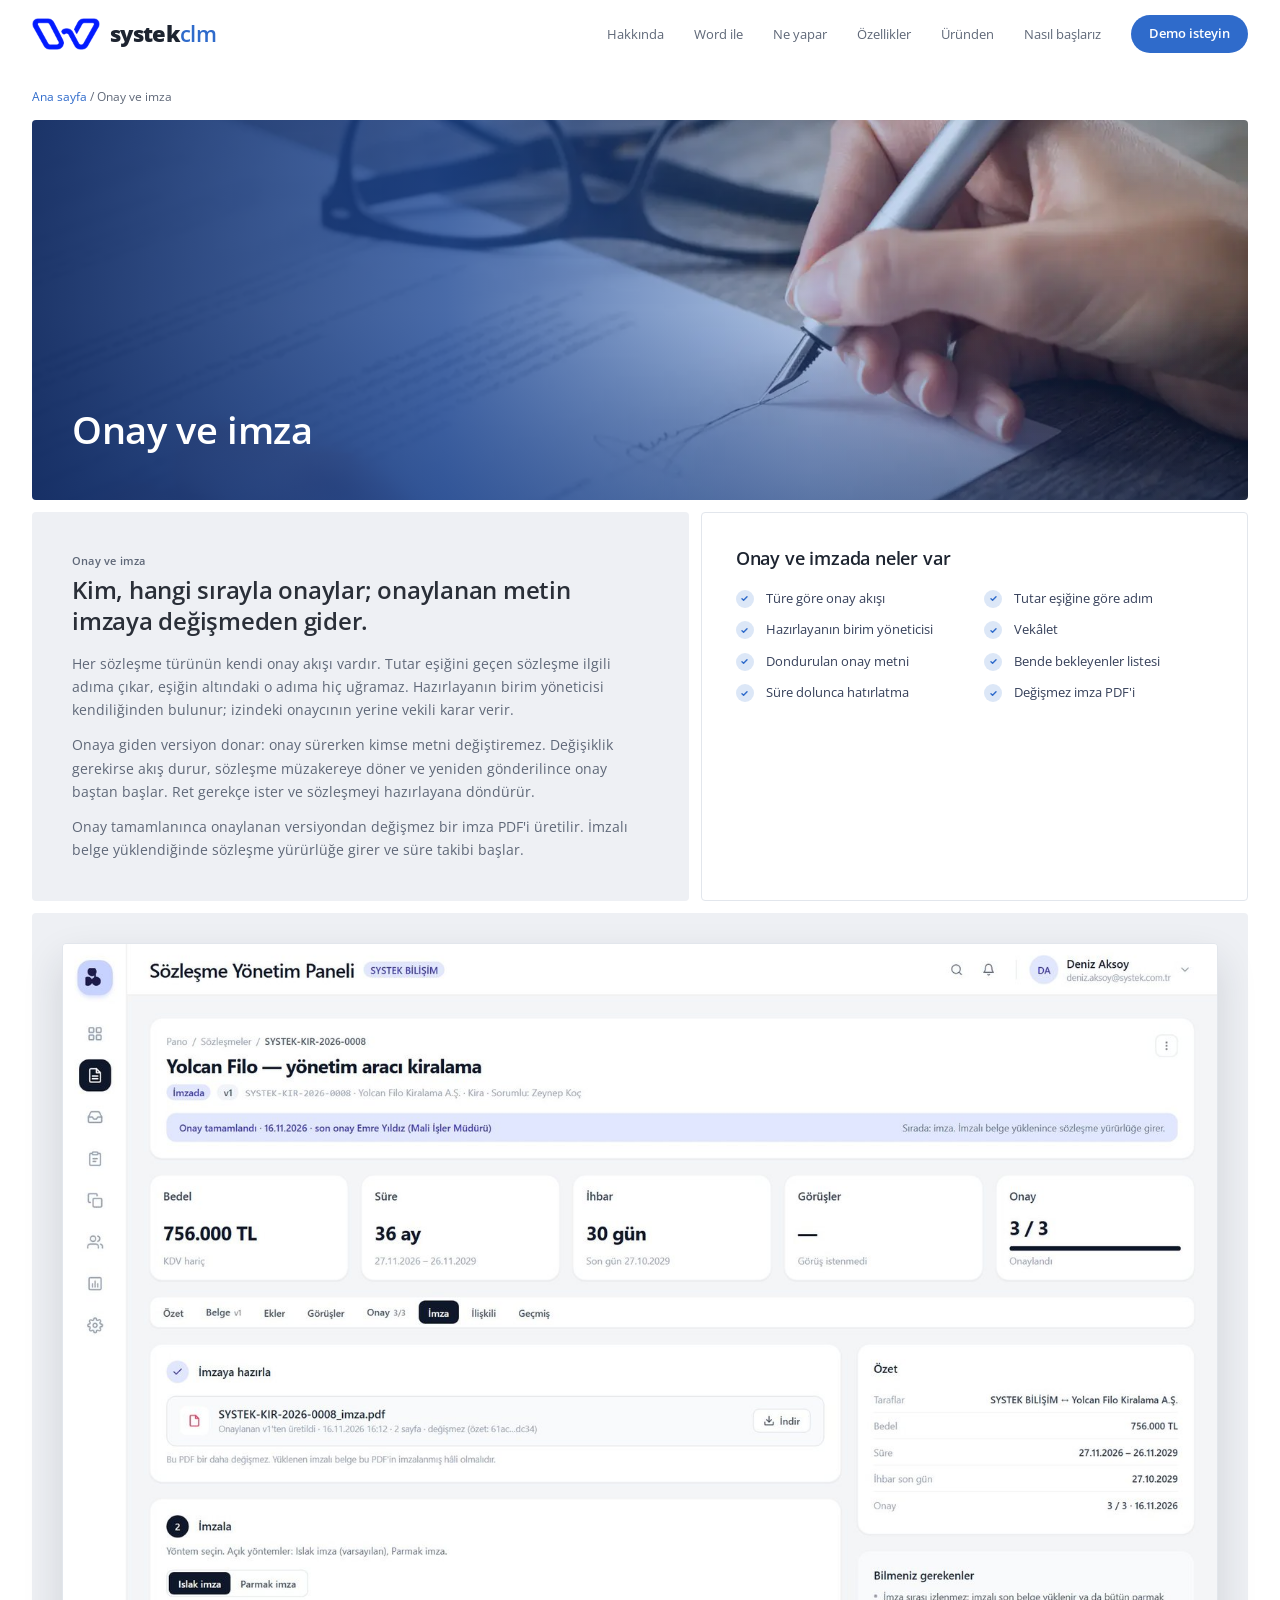
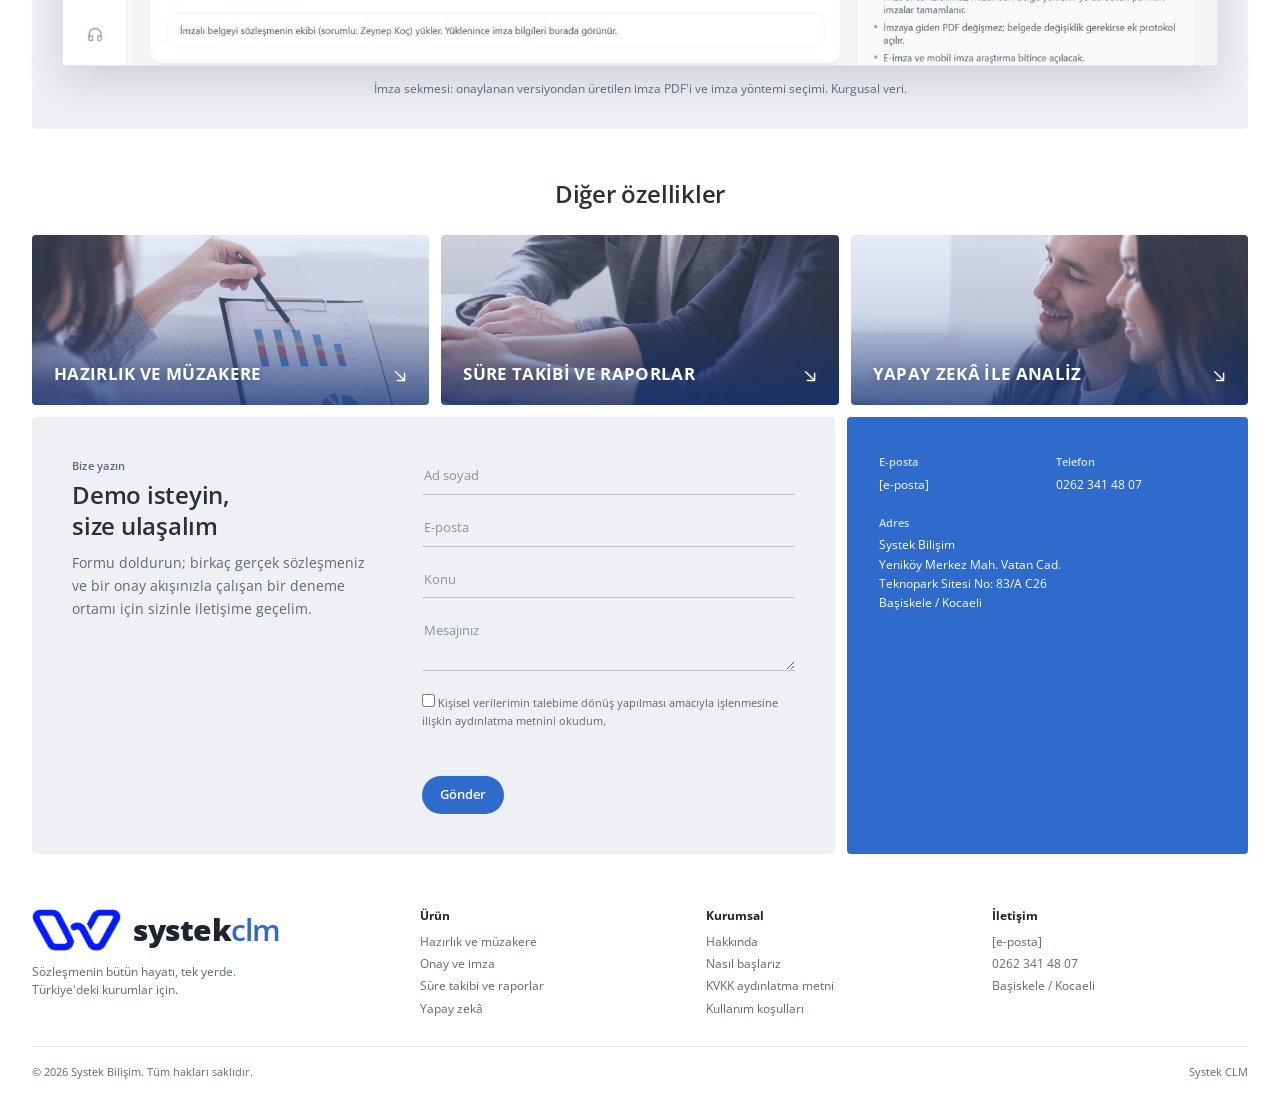
<file: onay-imza.html>
<!doctype html>
<html lang="tr">
<head>
<meta charset="utf-8">
<meta name="viewport" content="width=device-width, initial-scale=1">
<title>Onay ve imza — Systek CLM</title>
<meta name="description" content="Systek CLM — Onay ve imza: Kim, hangi sırayla onaylar; onaylanan metin imzaya değişmeden gider.">
<link rel="preconnect" href="https://fonts.googleapis.com">
<link rel="preconnect" href="https://fonts.gstatic.com" crossorigin>
<link href="https://fonts.googleapis.com/css2?family=Open+Sans:wght@300;400;500;600;700;800&display=swap" rel="stylesheet">
<link rel="icon" href="assets/logo-gecici.png" type="image/png">
<link rel="stylesheet" href="styles.css">
</head>
<body>

<header class="ust">
  <div class="kap">
    <a class="logo" href="index.html" aria-label="Systek CLM ana sayfa"><img class="logo-isaret" src="assets/logo-gecici.png" alt="" width="68" height="32">systek<span>clm</span></a>
    <button class="menu-dugme" type="button" aria-label="Menüyü aç" aria-expanded="false" aria-controls="menu"><span></span><span></span><span></span></button>
    <nav class="menu" id="menu" aria-label="Ana menü">
      <a href="index.html#hakkinda">Hakkında</a>
      <a href="index.html#word">Word ile</a>
      <a href="index.html#ne-yapar">Ne yapar</a>
      <a href="index.html#ozellikler">Özellikler</a>
      <a href="index.html#urunden">Üründen</a>
      <a href="index.html#nasil">Nasıl başlarız</a>
      <a class="hap" href="#iletisim">Demo isteyin</a>
    </nav>
  </div>
</header>

<main class="kap">

  <p class="yol-izi"><a href="index.html">Ana sayfa</a> / Onay ve imza</p>

  <section class="izgara" aria-label="Başlık">
    <div class="ic-kahraman"><h1>Onay ve imza</h1></div>
  </section>

  <section class="izgara ic-ikili">
    <div class="kutu gri">
      <span class="etiket">Onay ve imza</span>
      <h2 class="baslik-buyuk">Kim, hangi sırayla onaylar; onaylanan metin imzaya değişmeden gider.</h2>
      <div class="metin"><p>Her sözleşme türünün kendi onay akışı vardır. Tutar eşiğini geçen sözleşme ilgili adıma çıkar, eşiğin altındaki o adıma hiç uğramaz. Hazırlayanın birim yöneticisi kendiliğinden bulunur; izindeki onaycının yerine vekili karar verir.</p><p>Onaya giden versiyon donar: onay sürerken kimse metni değiştiremez. Değişiklik gerekirse akış durur, sözleşme müzakereye döner ve yeniden gönderilince onay baştan başlar. Ret gerekçe ister ve sözleşmeyi hazırlayana döndürür.</p><p>Onay tamamlanınca onaylanan versiyondan değişmez bir imza PDF'i üretilir. İmzalı belge yüklendiğinde sözleşme yürürlüğe girer ve süre takibi başlar.</p></div>
    </div>
    <div class="kontrol">
      <h3>Onay ve imzada neler var</h3>
      <ul><li>Türe göre onay akışı</li><li>Tutar eşiğine göre adım</li><li>Hazırlayanın birim yöneticisi</li><li>Vekâlet</li><li>Dondurulan onay metni</li><li>Bende bekleyenler listesi</li><li>Süre dolunca hatırlatma</li><li>Değişmez imza PDF'i</li></ul>
    </div>
  </section>

  <section class="izgara">
    <figure class="kutu gri ekran-kutu">
      <img src="assets/imza.jpg" alt="İmza sekmesi: onaylanan versiyondan üretilen imza PDF'i ve imza yöntemi seçimi. Kurgusal veri." loading="lazy" width="1600" height="1000">
      <figcaption>İmza sekmesi: onaylanan versiyondan üretilen imza PDF'i ve imza yöntemi seçimi. Kurgusal veri.</figcaption>
    </figure>
  </section>

  <div class="bolum-baslik"><h2>Diğer özellikler</h2></div>
  <section class="izgara diger" aria-label="Diğer özellikler"><a class="gorsel-kutu bolum p1" href="muzakere.html"><span>Hazırlık ve müzakere</span><svg class="ok" viewBox="0 0 24 24" fill="none" stroke="currentColor" stroke-width="1.6" stroke-linecap="round" stroke-linejoin="round"><path d="M7 7l10 10M17 9v8H9"/></svg></a><a class="gorsel-kutu bolum p4" href="raporlar.html"><span>Süre takibi ve raporlar</span><svg class="ok" viewBox="0 0 24 24" fill="none" stroke="currentColor" stroke-width="1.6" stroke-linecap="round" stroke-linejoin="round"><path d="M7 7l10 10M17 9v8H9"/></svg></a><a class="gorsel-kutu bolum p2" href="yapay-zeka.html"><span>Yapay zekâ ile analiz</span><svg class="ok" viewBox="0 0 24 24" fill="none" stroke="currentColor" stroke-width="1.6" stroke-linecap="round" stroke-linejoin="round"><path d="M7 7l10 10M17 9v8H9"/></svg></a></section>

  <section class="izgara iletisim" id="iletisim">
    <div class="kutu gri form">
      <div>
        <span class="etiket">Bize yazın</span>
        <h2 class="baslik-buyuk">Demo isteyin,<br>size ulaşalım</h2>
        <p class="metin">Formu doldurun; birkaç gerçek sözleşmeniz ve bir onay akışınızla çalışan bir deneme ortamı için sizinle iletişime geçelim.</p>
      </div>
      <form class="alanlar" id="iletisim-formu" data-alici="[e-posta]" novalidate>
        <label><span>Ad soyad</span><input name="ad" type="text" placeholder="Ad soyad" autocomplete="name" required></label>
        <label><span>E-posta</span><input name="eposta" type="email" placeholder="E-posta" autocomplete="email" required></label>
        <label><span>Konu</span><input name="konu" type="text" placeholder="Konu"></label>
        <label><span>Mesaj</span><textarea name="mesaj" rows="2" placeholder="Mesajınız"></textarea></label>
        <label class="onay-kutu"><input name="kvkk" type="checkbox"> Kişisel verilerimin talebime dönüş yapılması amacıyla işlenmesine ilişkin aydınlatma metnini okudum.</label>
        <p class="form-not" role="status"></p>
        <div><button class="hap" type="submit">Gönder</button></div>
      </form>
    </div>
    <div class="kutu mavi bilgi">
      <div><b>E-posta</b><a href="mailto:[e-posta]">[e-posta]</a></div>
      <div><b>Telefon</b><a href="tel:+902623414807">0262 341 48 07</a></div>
      <div class="tam"><b>Adres</b>Systek Bilişim<br>Yeniköy Merkez Mah. Vatan Cad.<br>Teknopark Sitesi No: 83/A C26<br>Başiskele / Kocaeli</div>
    </div>
  </section>

</main>

<footer class="alt">
  <div class="kap">
    <div class="alt-ust">
      <div><a class="logo" href="index.html"><img class="logo-isaret" src="assets/logo-gecici.png" alt="" width="68" height="32">systek<span>clm</span></a><p>Sözleşmenin bütün hayatı, tek yerde. Türkiye'deki kurumlar için.</p></div>
      <div><h4>Ürün</h4><ul><li><a href="muzakere.html">Hazırlık ve müzakere</a></li><li><a href="onay-imza.html">Onay ve imza</a></li><li><a href="raporlar.html">Süre takibi ve raporlar</a></li><li><a href="yapay-zeka.html">Yapay zekâ</a></li></ul></div>
      <div><h4>Kurumsal</h4><ul><li><a href="index.html#hakkinda">Hakkında</a></li><li><a href="index.html#nasil">Nasıl başlarız</a></li><li><a href="#">KVKK aydınlatma metni</a></li><li><a href="#">Kullanım koşulları</a></li></ul></div>
      <div><h4>İletişim</h4><ul><li><a href="mailto:[e-posta]">[e-posta]</a></li><li><a href="tel:+902623414807">0262 341 48 07</a></li><li>Başiskele / Kocaeli</li></ul></div>
    </div>
    <div class="alt-telif"><span>© 2026 Systek Bilişim. Tüm hakları saklıdır.</span><span>Systek CLM</span></div>
  </div>
</footer>

<script src="site.js"></script>
</body>
</html>
</file>
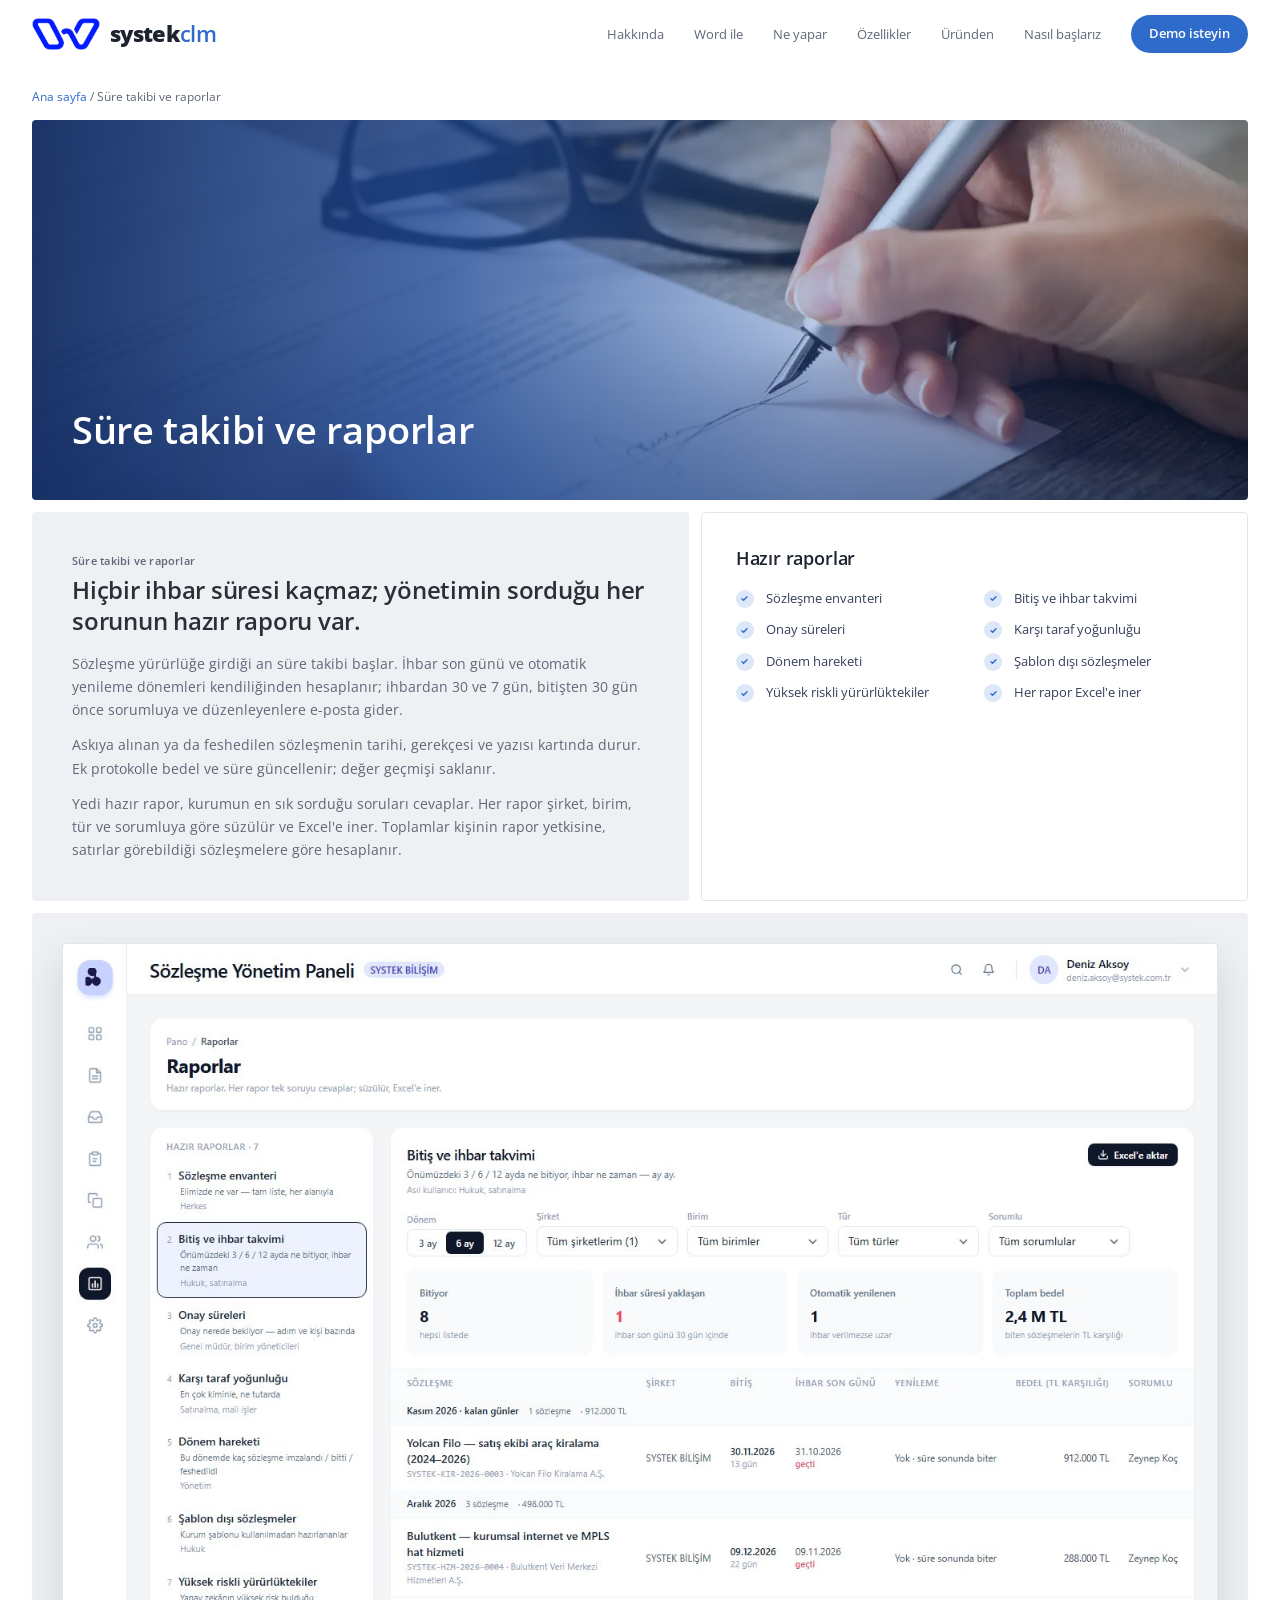
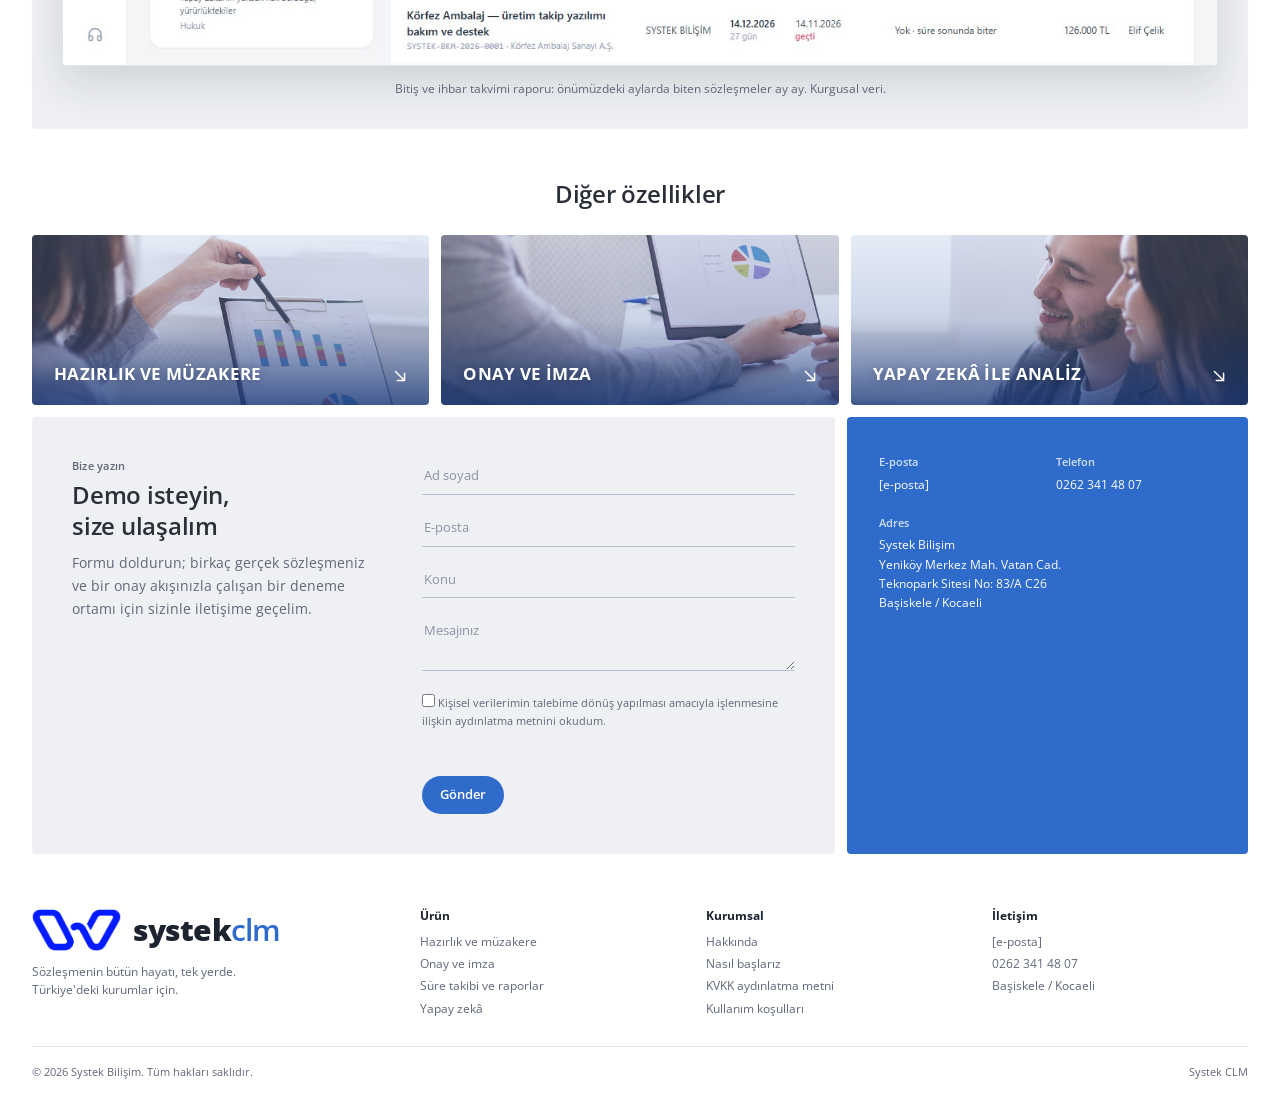
<file: raporlar.html>
<!doctype html>
<html lang="tr">
<head>
<meta charset="utf-8">
<meta name="viewport" content="width=device-width, initial-scale=1">
<title>Süre takibi ve raporlar — Systek CLM</title>
<meta name="description" content="Systek CLM — Süre takibi ve raporlar: Hiçbir ihbar süresi kaçmaz; yönetimin sorduğu her sorunun hazır raporu var.">
<link rel="preconnect" href="https://fonts.googleapis.com">
<link rel="preconnect" href="https://fonts.gstatic.com" crossorigin>
<link href="https://fonts.googleapis.com/css2?family=Open+Sans:wght@300;400;500;600;700;800&display=swap" rel="stylesheet">
<link rel="icon" href="assets/logo-gecici.png" type="image/png">
<link rel="stylesheet" href="styles.css">
</head>
<body>

<header class="ust">
  <div class="kap">
    <a class="logo" href="index.html" aria-label="Systek CLM ana sayfa"><img class="logo-isaret" src="assets/logo-gecici.png" alt="" width="68" height="32">systek<span>clm</span></a>
    <button class="menu-dugme" type="button" aria-label="Menüyü aç" aria-expanded="false" aria-controls="menu"><span></span><span></span><span></span></button>
    <nav class="menu" id="menu" aria-label="Ana menü">
      <a href="index.html#hakkinda">Hakkında</a>
      <a href="index.html#word">Word ile</a>
      <a href="index.html#ne-yapar">Ne yapar</a>
      <a href="index.html#ozellikler">Özellikler</a>
      <a href="index.html#urunden">Üründen</a>
      <a href="index.html#nasil">Nasıl başlarız</a>
      <a class="hap" href="#iletisim">Demo isteyin</a>
    </nav>
  </div>
</header>

<main class="kap">

  <p class="yol-izi"><a href="index.html">Ana sayfa</a> / Süre takibi ve raporlar</p>

  <section class="izgara" aria-label="Başlık">
    <div class="ic-kahraman"><h1>Süre takibi ve raporlar</h1></div>
  </section>

  <section class="izgara ic-ikili">
    <div class="kutu gri">
      <span class="etiket">Süre takibi ve raporlar</span>
      <h2 class="baslik-buyuk">Hiçbir ihbar süresi kaçmaz; yönetimin sorduğu her sorunun hazır raporu var.</h2>
      <div class="metin"><p>Sözleşme yürürlüğe girdiği an süre takibi başlar. İhbar son günü ve otomatik yenileme dönemleri kendiliğinden hesaplanır; ihbardan 30 ve 7 gün, bitişten 30 gün önce sorumluya ve düzenleyenlere e-posta gider.</p><p>Askıya alınan ya da feshedilen sözleşmenin tarihi, gerekçesi ve yazısı kartında durur. Ek protokolle bedel ve süre güncellenir; değer geçmişi saklanır.</p><p>Yedi hazır rapor, kurumun en sık sorduğu soruları cevaplar. Her rapor şirket, birim, tür ve sorumluya göre süzülür ve Excel'e iner. Toplamlar kişinin rapor yetkisine, satırlar görebildiği sözleşmelere göre hesaplanır.</p></div>
    </div>
    <div class="kontrol">
      <h3>Hazır raporlar</h3>
      <ul><li>Sözleşme envanteri</li><li>Bitiş ve ihbar takvimi</li><li>Onay süreleri</li><li>Karşı taraf yoğunluğu</li><li>Dönem hareketi</li><li>Şablon dışı sözleşmeler</li><li>Yüksek riskli yürürlüktekiler</li><li>Her rapor Excel'e iner</li></ul>
    </div>
  </section>

  <section class="izgara">
    <figure class="kutu gri ekran-kutu">
      <img src="assets/raporlar.jpg" alt="Bitiş ve ihbar takvimi raporu: önümüzdeki aylarda biten sözleşmeler ay ay. Kurgusal veri." loading="lazy" width="1600" height="1000">
      <figcaption>Bitiş ve ihbar takvimi raporu: önümüzdeki aylarda biten sözleşmeler ay ay. Kurgusal veri.</figcaption>
    </figure>
  </section>

  <div class="bolum-baslik"><h2>Diğer özellikler</h2></div>
  <section class="izgara diger" aria-label="Diğer özellikler"><a class="gorsel-kutu bolum p1" href="muzakere.html"><span>Hazırlık ve müzakere</span><svg class="ok" viewBox="0 0 24 24" fill="none" stroke="currentColor" stroke-width="1.6" stroke-linecap="round" stroke-linejoin="round"><path d="M7 7l10 10M17 9v8H9"/></svg></a><a class="gorsel-kutu bolum p3" href="onay-imza.html"><span>Onay ve imza</span><svg class="ok" viewBox="0 0 24 24" fill="none" stroke="currentColor" stroke-width="1.6" stroke-linecap="round" stroke-linejoin="round"><path d="M7 7l10 10M17 9v8H9"/></svg></a><a class="gorsel-kutu bolum p2" href="yapay-zeka.html"><span>Yapay zekâ ile analiz</span><svg class="ok" viewBox="0 0 24 24" fill="none" stroke="currentColor" stroke-width="1.6" stroke-linecap="round" stroke-linejoin="round"><path d="M7 7l10 10M17 9v8H9"/></svg></a></section>

  <section class="izgara iletisim" id="iletisim">
    <div class="kutu gri form">
      <div>
        <span class="etiket">Bize yazın</span>
        <h2 class="baslik-buyuk">Demo isteyin,<br>size ulaşalım</h2>
        <p class="metin">Formu doldurun; birkaç gerçek sözleşmeniz ve bir onay akışınızla çalışan bir deneme ortamı için sizinle iletişime geçelim.</p>
      </div>
      <form class="alanlar" id="iletisim-formu" data-alici="[e-posta]" novalidate>
        <label><span>Ad soyad</span><input name="ad" type="text" placeholder="Ad soyad" autocomplete="name" required></label>
        <label><span>E-posta</span><input name="eposta" type="email" placeholder="E-posta" autocomplete="email" required></label>
        <label><span>Konu</span><input name="konu" type="text" placeholder="Konu"></label>
        <label><span>Mesaj</span><textarea name="mesaj" rows="2" placeholder="Mesajınız"></textarea></label>
        <label class="onay-kutu"><input name="kvkk" type="checkbox"> Kişisel verilerimin talebime dönüş yapılması amacıyla işlenmesine ilişkin aydınlatma metnini okudum.</label>
        <p class="form-not" role="status"></p>
        <div><button class="hap" type="submit">Gönder</button></div>
      </form>
    </div>
    <div class="kutu mavi bilgi">
      <div><b>E-posta</b><a href="mailto:[e-posta]">[e-posta]</a></div>
      <div><b>Telefon</b><a href="tel:+902623414807">0262 341 48 07</a></div>
      <div class="tam"><b>Adres</b>Systek Bilişim<br>Yeniköy Merkez Mah. Vatan Cad.<br>Teknopark Sitesi No: 83/A C26<br>Başiskele / Kocaeli</div>
    </div>
  </section>

</main>

<footer class="alt">
  <div class="kap">
    <div class="alt-ust">
      <div><a class="logo" href="index.html"><img class="logo-isaret" src="assets/logo-gecici.png" alt="" width="68" height="32">systek<span>clm</span></a><p>Sözleşmenin bütün hayatı, tek yerde. Türkiye'deki kurumlar için.</p></div>
      <div><h4>Ürün</h4><ul><li><a href="muzakere.html">Hazırlık ve müzakere</a></li><li><a href="onay-imza.html">Onay ve imza</a></li><li><a href="raporlar.html">Süre takibi ve raporlar</a></li><li><a href="yapay-zeka.html">Yapay zekâ</a></li></ul></div>
      <div><h4>Kurumsal</h4><ul><li><a href="index.html#hakkinda">Hakkında</a></li><li><a href="index.html#nasil">Nasıl başlarız</a></li><li><a href="#">KVKK aydınlatma metni</a></li><li><a href="#">Kullanım koşulları</a></li></ul></div>
      <div><h4>İletişim</h4><ul><li><a href="mailto:[e-posta]">[e-posta]</a></li><li><a href="tel:+902623414807">0262 341 48 07</a></li><li>Başiskele / Kocaeli</li></ul></div>
    </div>
    <div class="alt-telif"><span>© 2026 Systek Bilişim. Tüm hakları saklıdır.</span><span>Systek CLM</span></div>
  </div>
</footer>

<script src="site.js"></script>
</body>
</html>
</file>
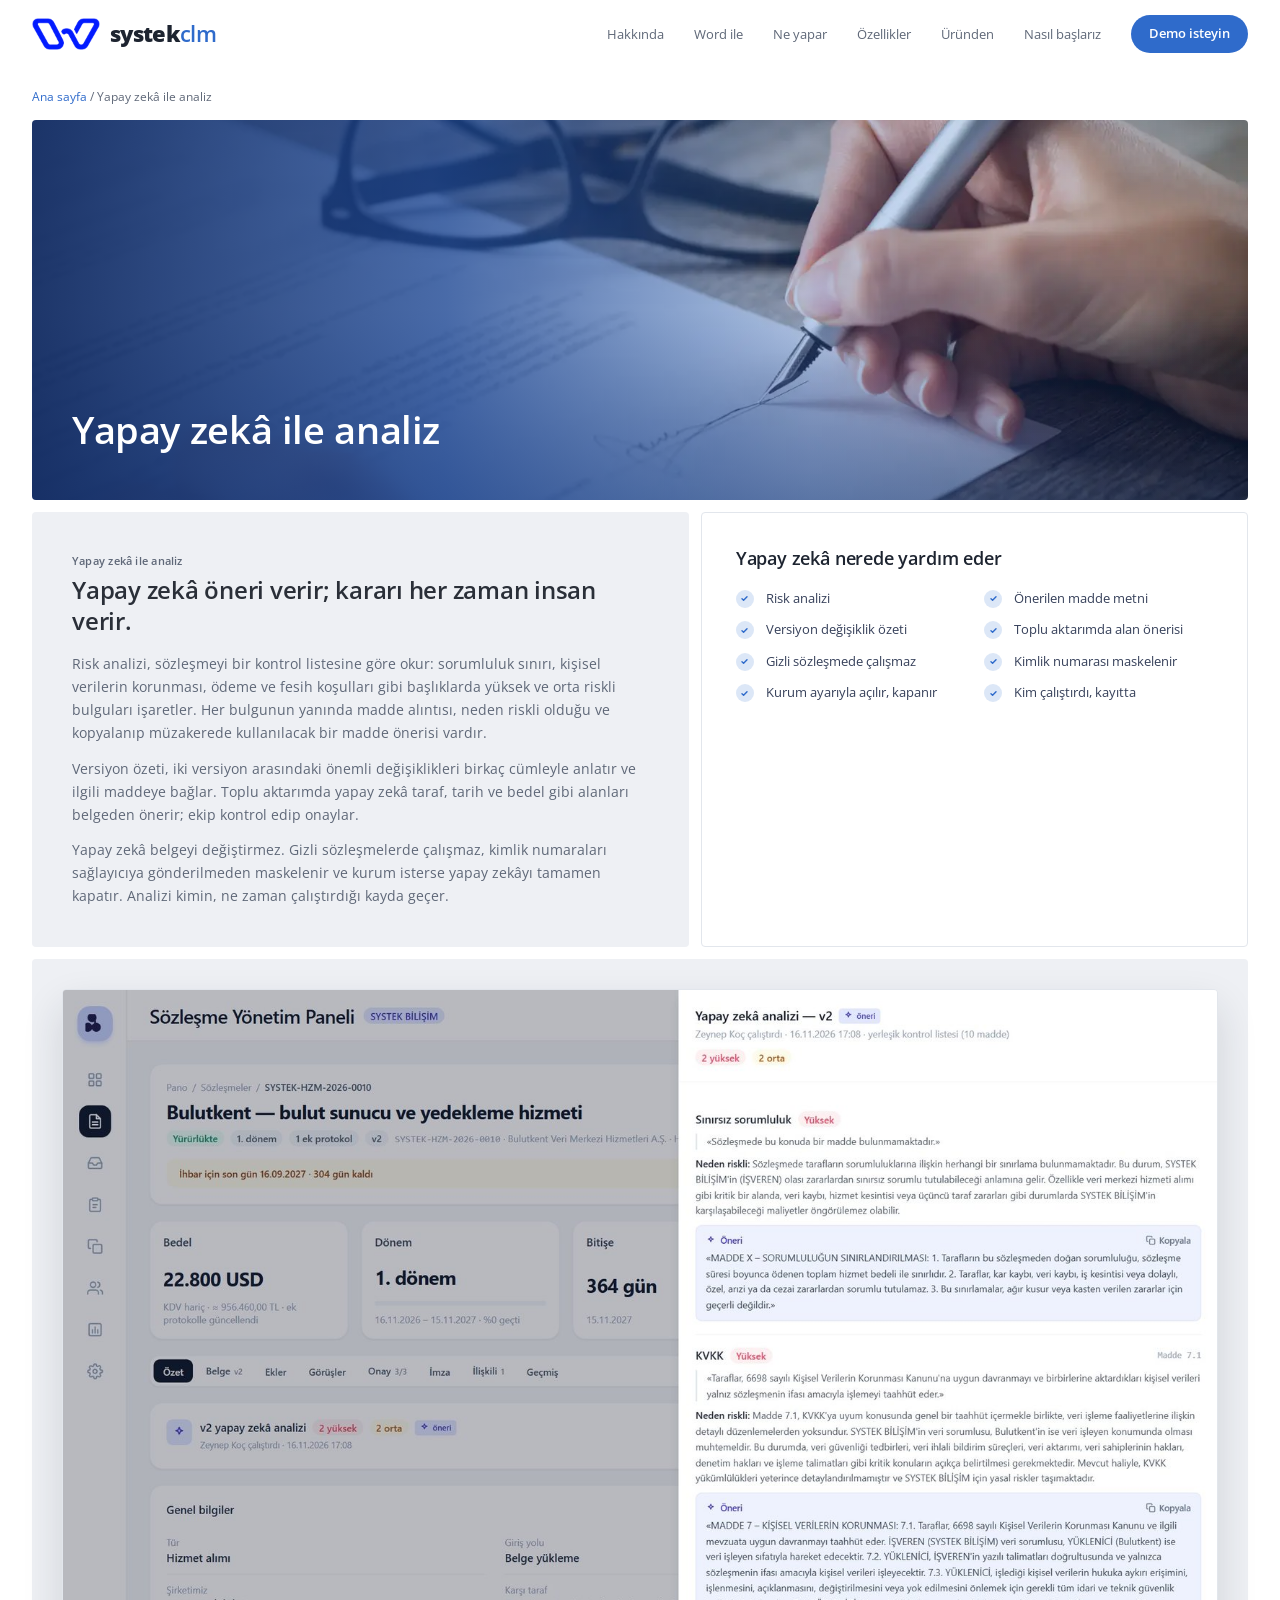
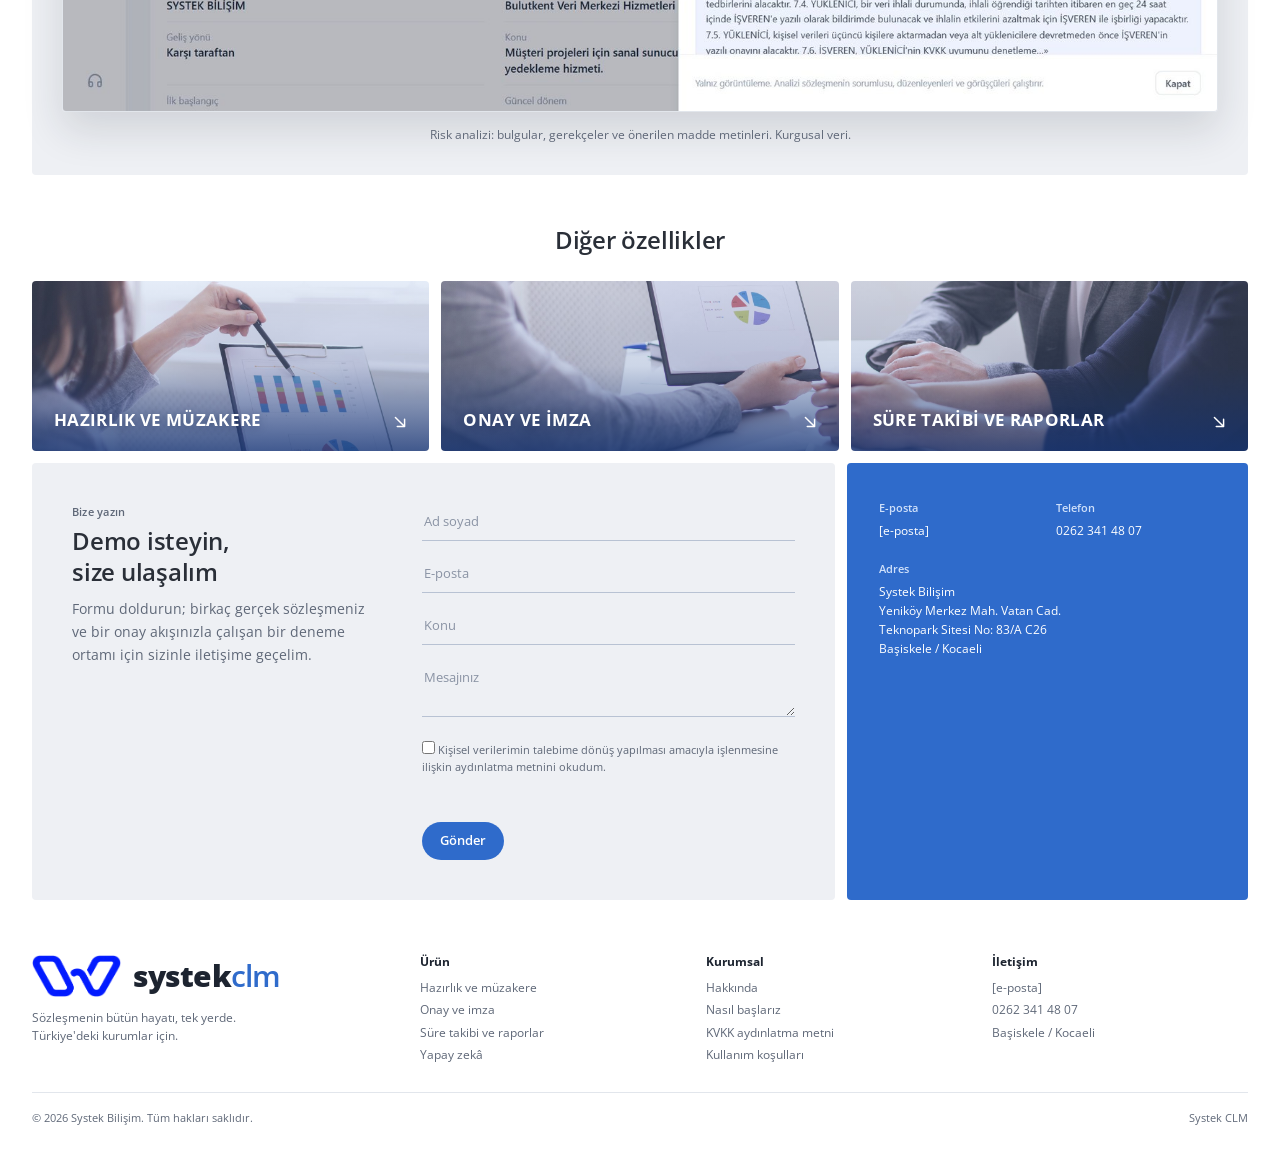
<file: yapay-zeka.html>
<!doctype html>
<html lang="tr">
<head>
<meta charset="utf-8">
<meta name="viewport" content="width=device-width, initial-scale=1">
<title>Yapay zekâ ile analiz — Systek CLM</title>
<meta name="description" content="Systek CLM — Yapay zekâ ile analiz: Yapay zekâ öneri verir; kararı her zaman insan verir.">
<link rel="preconnect" href="https://fonts.googleapis.com">
<link rel="preconnect" href="https://fonts.gstatic.com" crossorigin>
<link href="https://fonts.googleapis.com/css2?family=Open+Sans:wght@300;400;500;600;700;800&display=swap" rel="stylesheet">
<link rel="icon" href="assets/logo-gecici.png" type="image/png">
<link rel="stylesheet" href="styles.css">
</head>
<body>

<header class="ust">
  <div class="kap">
    <a class="logo" href="index.html" aria-label="Systek CLM ana sayfa"><img class="logo-isaret" src="assets/logo-gecici.png" alt="" width="68" height="32">systek<span>clm</span></a>
    <button class="menu-dugme" type="button" aria-label="Menüyü aç" aria-expanded="false" aria-controls="menu"><span></span><span></span><span></span></button>
    <nav class="menu" id="menu" aria-label="Ana menü">
      <a href="index.html#hakkinda">Hakkında</a>
      <a href="index.html#word">Word ile</a>
      <a href="index.html#ne-yapar">Ne yapar</a>
      <a href="index.html#ozellikler">Özellikler</a>
      <a href="index.html#urunden">Üründen</a>
      <a href="index.html#nasil">Nasıl başlarız</a>
      <a class="hap" href="#iletisim">Demo isteyin</a>
    </nav>
  </div>
</header>

<main class="kap">

  <p class="yol-izi"><a href="index.html">Ana sayfa</a> / Yapay zekâ ile analiz</p>

  <section class="izgara" aria-label="Başlık">
    <div class="ic-kahraman"><h1>Yapay zekâ ile analiz</h1></div>
  </section>

  <section class="izgara ic-ikili">
    <div class="kutu gri">
      <span class="etiket">Yapay zekâ ile analiz</span>
      <h2 class="baslik-buyuk">Yapay zekâ öneri verir; kararı her zaman insan verir.</h2>
      <div class="metin"><p>Risk analizi, sözleşmeyi bir kontrol listesine göre okur: sorumluluk sınırı, kişisel verilerin korunması, ödeme ve fesih koşulları gibi başlıklarda yüksek ve orta riskli bulguları işaretler. Her bulgunun yanında madde alıntısı, neden riskli olduğu ve kopyalanıp müzakerede kullanılacak bir madde önerisi vardır.</p><p>Versiyon özeti, iki versiyon arasındaki önemli değişiklikleri birkaç cümleyle anlatır ve ilgili maddeye bağlar. Toplu aktarımda yapay zekâ taraf, tarih ve bedel gibi alanları belgeden önerir; ekip kontrol edip onaylar.</p><p>Yapay zekâ belgeyi değiştirmez. Gizli sözleşmelerde çalışmaz, kimlik numaraları sağlayıcıya gönderilmeden maskelenir ve kurum isterse yapay zekâyı tamamen kapatır. Analizi kimin, ne zaman çalıştırdığı kayda geçer.</p></div>
    </div>
    <div class="kontrol">
      <h3>Yapay zekâ nerede yardım eder</h3>
      <ul><li>Risk analizi</li><li>Önerilen madde metni</li><li>Versiyon değişiklik özeti</li><li>Toplu aktarımda alan önerisi</li><li>Gizli sözleşmede çalışmaz</li><li>Kimlik numarası maskelenir</li><li>Kurum ayarıyla açılır, kapanır</li><li>Kim çalıştırdı, kayıtta</li></ul>
    </div>
  </section>

  <section class="izgara">
    <figure class="kutu gri ekran-kutu">
      <img src="assets/risk.jpg" alt="Risk analizi: bulgular, gerekçeler ve önerilen madde metinleri. Kurgusal veri." loading="lazy" width="1600" height="1000">
      <figcaption>Risk analizi: bulgular, gerekçeler ve önerilen madde metinleri. Kurgusal veri.</figcaption>
    </figure>
  </section>

  <div class="bolum-baslik"><h2>Diğer özellikler</h2></div>
  <section class="izgara diger" aria-label="Diğer özellikler"><a class="gorsel-kutu bolum p1" href="muzakere.html"><span>Hazırlık ve müzakere</span><svg class="ok" viewBox="0 0 24 24" fill="none" stroke="currentColor" stroke-width="1.6" stroke-linecap="round" stroke-linejoin="round"><path d="M7 7l10 10M17 9v8H9"/></svg></a><a class="gorsel-kutu bolum p3" href="onay-imza.html"><span>Onay ve imza</span><svg class="ok" viewBox="0 0 24 24" fill="none" stroke="currentColor" stroke-width="1.6" stroke-linecap="round" stroke-linejoin="round"><path d="M7 7l10 10M17 9v8H9"/></svg></a><a class="gorsel-kutu bolum p4" href="raporlar.html"><span>Süre takibi ve raporlar</span><svg class="ok" viewBox="0 0 24 24" fill="none" stroke="currentColor" stroke-width="1.6" stroke-linecap="round" stroke-linejoin="round"><path d="M7 7l10 10M17 9v8H9"/></svg></a></section>

  <section class="izgara iletisim" id="iletisim">
    <div class="kutu gri form">
      <div>
        <span class="etiket">Bize yazın</span>
        <h2 class="baslik-buyuk">Demo isteyin,<br>size ulaşalım</h2>
        <p class="metin">Formu doldurun; birkaç gerçek sözleşmeniz ve bir onay akışınızla çalışan bir deneme ortamı için sizinle iletişime geçelim.</p>
      </div>
      <form class="alanlar" id="iletisim-formu" data-alici="[e-posta]" novalidate>
        <label><span>Ad soyad</span><input name="ad" type="text" placeholder="Ad soyad" autocomplete="name" required></label>
        <label><span>E-posta</span><input name="eposta" type="email" placeholder="E-posta" autocomplete="email" required></label>
        <label><span>Konu</span><input name="konu" type="text" placeholder="Konu"></label>
        <label><span>Mesaj</span><textarea name="mesaj" rows="2" placeholder="Mesajınız"></textarea></label>
        <label class="onay-kutu"><input name="kvkk" type="checkbox"> Kişisel verilerimin talebime dönüş yapılması amacıyla işlenmesine ilişkin aydınlatma metnini okudum.</label>
        <p class="form-not" role="status"></p>
        <div><button class="hap" type="submit">Gönder</button></div>
      </form>
    </div>
    <div class="kutu mavi bilgi">
      <div><b>E-posta</b><a href="mailto:[e-posta]">[e-posta]</a></div>
      <div><b>Telefon</b><a href="tel:+902623414807">0262 341 48 07</a></div>
      <div class="tam"><b>Adres</b>Systek Bilişim<br>Yeniköy Merkez Mah. Vatan Cad.<br>Teknopark Sitesi No: 83/A C26<br>Başiskele / Kocaeli</div>
    </div>
  </section>

</main>

<footer class="alt">
  <div class="kap">
    <div class="alt-ust">
      <div><a class="logo" href="index.html"><img class="logo-isaret" src="assets/logo-gecici.png" alt="" width="68" height="32">systek<span>clm</span></a><p>Sözleşmenin bütün hayatı, tek yerde. Türkiye'deki kurumlar için.</p></div>
      <div><h4>Ürün</h4><ul><li><a href="muzakere.html">Hazırlık ve müzakere</a></li><li><a href="onay-imza.html">Onay ve imza</a></li><li><a href="raporlar.html">Süre takibi ve raporlar</a></li><li><a href="yapay-zeka.html">Yapay zekâ</a></li></ul></div>
      <div><h4>Kurumsal</h4><ul><li><a href="index.html#hakkinda">Hakkında</a></li><li><a href="index.html#nasil">Nasıl başlarız</a></li><li><a href="#">KVKK aydınlatma metni</a></li><li><a href="#">Kullanım koşulları</a></li></ul></div>
      <div><h4>İletişim</h4><ul><li><a href="mailto:[e-posta]">[e-posta]</a></li><li><a href="tel:+902623414807">0262 341 48 07</a></li><li>Başiskele / Kocaeli</li></ul></div>
    </div>
    <div class="alt-telif"><span>© 2026 Systek Bilişim. Tüm hakları saklıdır.</span><span>Systek CLM</span></div>
  </div>
</footer>

<script src="site.js"></script>
</body>
</html>
</file>
<file: styles.css>
/* Systek CLM tanıtım sitesi — statik. Yazı tipi: Open Sans. */
:root {
  --mavi: #2F6BCB;
  --mavi-koyu: #2458AC;
  --mavi-acik: #DCE7F7;
  --mavi-soluk: #EEF3FB;
  --gri: #EEF0F4;
  --gri-koyu: #E2E6EC;
  --metin: #1D2430;
  --soluk: #5F6878;
  --cizgi: #C9D4E6;
  --beyaz: #FFFFFF;
  --kose: 4px;
  --bosluk: 12px;
  --genislik: 1520px;
  --baslik: 'Open Sans', system-ui, -apple-system, 'Segoe UI', Roboto, sans-serif;
}
* { box-sizing: border-box; margin: 0; padding: 0; }
html { scroll-behavior: smooth; }
body { font-family: 'Open Sans', system-ui, -apple-system, 'Segoe UI', Roboto, sans-serif; color: var(--metin); background: var(--beyaz); font-size: 14px; line-height: 1.6; -webkit-font-smoothing: antialiased; }
img { max-width: 100%; height: auto; display: block; }
a { color: inherit; text-decoration: none; }
button, input, textarea { font: inherit; color: inherit; }
.kap { width: 100%; max-width: var(--genislik); margin: 0 auto; padding: 0 32px; }
.izgara { display: grid; gap: var(--bosluk); margin-bottom: var(--bosluk); }
.kutu { border-radius: var(--kose); padding: 32px; position: relative; }
.gri { background: var(--gri); }
.mavi { background: var(--mavi); color: var(--beyaz); }
.acik { background: var(--mavi-acik); }
.etiket { font-size: 11px; font-weight: 600; color: var(--soluk); letter-spacing: .02em; margin-bottom: 4px; display: block; }
.mavi .etiket { color: #CFE0FA; }
h1, h2, h3 { font-family: var(--baslik); letter-spacing: -.01em; }
.baslik-buyuk { font-size: 24px; font-weight: 600; line-height: 1.3; color: #2A2F38; }
.metin { color: var(--soluk); font-size: 14px; line-height: 1.65; }
.metin p + p { margin-top: 12px; }
.mavi .metin { color: #DCE8FB; }
.mavi .baslik-buyuk { color: var(--beyaz); }
.hap { display: inline-flex; align-items: center; gap: 8px; background: var(--mavi); color: var(--beyaz); font-size: 12.5px; font-weight: 600; padding: 9px 18px; border-radius: 999px; border: 0; cursor: pointer; transition: background .15s; }
.hap:hover { background: var(--mavi-koyu); }
.hap.beyaz { background: var(--beyaz); color: var(--mavi); }
.hap.beyaz:hover { background: var(--mavi-soluk); }
.ok { width: 18px; height: 18px; flex: none; }

/* Üst şerit */
.ust { position: sticky; top: 0; z-index: 20; background: rgba(255, 255, 255, .94); backdrop-filter: blur(8px); border-bottom: 1px solid transparent; }
.ust.golgeli { border-bottom-color: var(--gri-koyu); }
.ust .kap { display: flex; align-items: center; justify-content: space-between; height: 68px; }
.logo { font-family: var(--baslik); font-size: 22px; font-weight: 800; letter-spacing: -.03em; color: var(--metin); display: inline-flex; align-items: center; }
.logo-isaret { width: 68px; height: 32px; flex: none; margin-right: 10px; object-fit: contain; }
.logo span { color: var(--mavi); font-weight: 600; }
.menu { display: flex; align-items: center; gap: 30px; font-size: 13px; color: var(--soluk); }
.menu a:not(.hap):hover { color: var(--metin); }
.menu-dugme { display: none; background: none; border: 0; width: 40px; height: 40px; cursor: pointer; }
.menu-dugme span { display: block; width: 20px; height: 2px; background: var(--metin); margin: 4px auto; transition: transform .2s, opacity .2s; }

/* Giriş görseli: altıgen desen */
.kahraman { height: 600px; border-radius: var(--kose); overflow: hidden; position: relative; color: var(--beyaz); display: flex; align-items: flex-end;
  background-color: #2C5FB4;
  background-image:
    linear-gradient(90deg, rgba(18, 44, 100, .92) 0%, rgba(30, 72, 150, .80) 34%, rgba(47, 107, 203, .35) 62%, rgba(47, 107, 203, .08) 100%),
    linear-gradient(0deg, rgba(14, 34, 80, .55) 0%, rgba(14, 34, 80, 0) 45%),
    url("assets/sozlesme.webp");
  background-size: auto, auto, cover;
  background-position: center, center, 70% center; }
.kahraman-ic { position: relative; padding: 0 0 64px 56px; max-width: 680px; }
.kahraman h1 { font-size: 46px; font-weight: 600; letter-spacing: -.015em; line-height: 1.15; margin-bottom: 14px; }
.kahraman p { font-size: 14px; color: #E2ECFB; margin-bottom: 22px; max-width: 520px; }
.kahraman-yan { position: absolute; right: 22px; bottom: 30px; display: grid; gap: 10px; }
.kahraman-yan a { width: 30px; height: 30px; border-radius: 50%; background: rgba(255, 255, 255, .9); color: var(--mavi); display: grid; place-items: center; }
.kahraman-yan svg { width: 15px; height: 15px; }
.uc-nokta { position: absolute; right: 22px; top: 22px; display: grid; gap: 4px; }
.uc-nokta i { width: 4px; height: 4px; border-radius: 50%; background: #fff; display: block; }

/* Hakkında + sayılar */
.hakkinda { grid-template-columns: 1.55fr 1fr; }
.hakkinda .gri { padding: 40px; }
.hakkinda .baslik-buyuk { margin-bottom: 16px; }
.sayilar { display: flex; flex-direction: column; justify-content: center; padding: 34px 40px; }
.sayi { font-family: var(--baslik); font-weight: 300; line-height: 1; letter-spacing: -.04em; }
.sayi.orta { font-size: 64px; }
.sayi.dev { font-size: 104px; margin-top: 14px; }
.sayi-alt { font-size: 11.5px; color: #D6E4FA; margin-top: 6px; }

/* Word ile çalışır */
.word { display: grid; grid-template-columns: 1fr 1.05fr; gap: 56px; align-items: center; padding: 48px; }
.word .baslik-buyuk { margin-bottom: 14px; }
.isaretli { list-style: none; display: grid; gap: 10px; margin-top: 22px; }
.isaretli li { font-size: 14px; color: #36405A; display: flex; gap: 12px; align-items: flex-start; line-height: 1.5; }
.isaretli li::before { content: ''; flex: none; width: 20px; height: 20px; margin-top: 1px; border-radius: 50%;
  background: var(--mavi) url("data:image/svg+xml,%3Csvg xmlns='http://www.w3.org/2000/svg' viewBox='0 0 24 24' fill='none' stroke='%23ffffff' stroke-width='3' stroke-linecap='round' stroke-linejoin='round'%3E%3Cpath d='M6.5 12.5l3.5 3.5 7.5-8'/%3E%3C/svg%3E") center / 12px no-repeat; }
.belge-cizim { background: var(--beyaz); border-radius: 8px; box-shadow: 0 24px 60px rgba(29, 54, 110, .18); overflow: hidden; font-size: 12.5px; }
.belge-ust { display: flex; flex-wrap: wrap; justify-content: space-between; align-items: center; gap: 8px 12px; padding: 12px 18px; background: #2B579A; color: #fff; }
.belge-ad { display: flex; align-items: center; gap: 10px; font-weight: 600; white-space: nowrap; }
.belge-ad b { width: 22px; height: 22px; border-radius: 4px; background: #fff; color: #2B579A; display: grid; place-items: center; font-size: 13px; }
.belge-durum { font-size: 11px; background: rgba(255, 255, 255, .18); padding: 3px 10px; border-radius: 999px; white-space: nowrap; }
.belge-govde { position: relative; padding: 26px 210px 22px 30px; color: #2C3240; line-height: 1.7; min-height: 250px; }
.belge-govde p + p { margin-top: 8px; }
.belge-baslik { font-weight: 700; font-size: 11.5px; letter-spacing: .02em; margin-top: 14px; }
.belge-govde del { color: #C0263A; text-decoration: line-through; }
.belge-govde ins { color: #138A52; text-decoration: underline; text-underline-offset: 2px; }
.belge-yorum { position: absolute; right: 18px; top: 70px; width: 175px; background: #FFF8E1; border-left: 3px solid #E8B24A; border-radius: 4px; padding: 10px 12px; font-size: 11px; line-height: 1.5; color: #4A4A3A; box-shadow: 0 6px 16px rgba(0, 0, 0, .06); }
.belge-yorum b { display: block; font-size: 11px; margin-bottom: 2px; color: #2C3240; }
.belge-alt { display: flex; gap: 8px; flex-wrap: wrap; padding: 12px 18px; border-top: 1px solid var(--gri-koyu); background: #F7F9FC; }
.belge-alt span { font-size: 11px; padding: 4px 10px; border-radius: 999px; background: var(--gri); color: var(--soluk); }
.belge-alt .son { background: var(--mavi); color: #fff; font-weight: 600; }

/* Değer kartları */
.uclu { grid-template-columns: repeat(3, 1fr); }
.deger { text-align: center; padding: 40px 30px; }
.deger h3 { font-size: 18px; font-weight: 600; margin-bottom: 14px; line-height: 1.35; }
.deger p { font-size: 12.5px; color: var(--soluk); }

/* Ne yapar */
.ne-yapar { display: grid; grid-template-columns: 1fr 1fr; gap: 60px; align-items: center; padding: 48px 40px; }
.ne-yapar .baslik-buyuk { margin-bottom: 14px; }
.liste-bag a { display: flex; justify-content: space-between; align-items: center; padding: 14px 0; border-bottom: 1px solid var(--cizgi); font-size: 15px; color: #3B4559; transition: color .15s, padding .15s; }
.liste-bag a:hover { color: var(--mavi); padding-left: 6px; }
.liste-bag .ok { color: var(--mavi); }

/* Görsel kutular */
.dortlu { grid-template-columns: 1fr 1fr; }
.gorsel-kutu { height: 230px; border-radius: var(--kose); overflow: hidden; position: relative; display: block; color: var(--beyaz); }
.gorsel-kutu img { position: absolute; inset: 0; width: 100%; height: 100%; object-fit: cover; object-position: left top; transition: transform .5s; }
.gorsel-kutu::after { content: ''; position: absolute; inset: 0; background: linear-gradient(200deg, rgba(47, 107, 203, .35) 0%, rgba(30, 72, 150, .88) 75%); }
.gorsel-kutu:hover img { transform: scale(1.04); }
.gorsel-kutu span { position: absolute; z-index: 2; left: 22px; bottom: 18px; font-family: var(--baslik); font-weight: 700; font-size: 17px; letter-spacing: .02em; text-transform: uppercase; }
.gorsel-kutu .ok { position: absolute; z-index: 2; right: 18px; bottom: 18px; width: 22px; height: 22px; }

/* Tek fotoğraf, dört parça: her kutu fotoğrafın kendi konumundaki bölümünü gösterir (konteyner birimleriyle "cover"). */
.dortlu { container-type: inline-size; --h: 280px; --g: var(--bosluk); --oran: 1.5677;
  --H: calc(var(--h) * 2 + var(--g)); --iw: max(100cqw, calc(var(--H) * var(--oran))); --ih: calc(var(--iw) / var(--oran));
  --ox: calc((100cqw - var(--iw)) * .5); --oy: calc((var(--H) - var(--ih)) * .14); }
.parca { height: var(--h); background-color: #9DB6DA; background-repeat: no-repeat;
  background-image: linear-gradient(0deg, rgba(20, 52, 118, .78) 0%, rgba(30, 72, 150, .22) 45%, rgba(47, 107, 203, .12) 100%),
    url("assets/financial-advisor-showing-payments-plan-to-young-YGMHTFM-scaled.jpg");
  background-size: auto, var(--iw) var(--ih); }
.parca::after { display: none; }
.parca.p1 { background-position: 0 0, var(--ox) var(--oy); }
.parca.p2 { background-position: 0 0, calc(var(--ox) - 50cqw - var(--g) / 2) var(--oy); }
.parca.p3 { background-position: 0 0, var(--ox) calc(var(--oy) - var(--h) - var(--g)); }
.parca.p4 { background-position: 0 0, calc(var(--ox) - 50cqw - var(--g) / 2) calc(var(--oy) - var(--h) - var(--g)); }
.parca span, .parca .ok { text-shadow: 0 1px 8px rgba(10, 30, 70, .35); }
.parca:hover { filter: brightness(1.06); }

/* Özellikler (teknoloji yığını düzeni) */
.ozellikler { grid-template-columns: .8fr 2.4fr; }
.ozellikler .acik { display: flex; flex-direction: column; justify-content: center; padding: 40px; }
.ozellikler .baslik-buyuk { margin-bottom: 14px; }
.ozellik-satirlari { display: grid; gap: var(--bosluk); }
.ozellik-satir { display: grid; grid-template-columns: 150px 1fr; gap: var(--bosluk); align-items: stretch; }
.ozellik-satir > b { background: var(--mavi); color: #fff; border-radius: var(--kose); display: flex; align-items: center; justify-content: center; font-family: var(--baslik); font-size: 14px; font-weight: 600; min-height: 50px; }
.ciplar { display: grid; grid-template-columns: repeat(4, 1fr); gap: 8px; }
.cip { display: flex; align-items: center; gap: 7px; background: var(--gri); border-radius: var(--kose); padding: 0 12px; height: 50px; font-size: 12.5px; font-weight: 600; color: #39435A; }
.cip svg { width: 18px; height: 18px; color: var(--mavi); flex: none; }

/* Kimler için */
.kimler { display: grid; grid-template-columns: 1fr 1.05fr; gap: 40px; align-items: center; padding: 40px; }
.kimler .baslik-buyuk { margin-bottom: 14px; }
.beyaz-kart { background: var(--beyaz); border-radius: var(--kose); padding: 26px 30px; color: var(--metin); display: grid; grid-template-columns: 1fr 1fr; gap: 12px 24px; }
.beyaz-kart li { list-style: none; font-size: 13px; display: flex; gap: 12px; align-items: center; color: #36405A; }
.beyaz-kart li::before { content: ''; flex: none; width: 7px; height: 7px; border-radius: 50%; background: var(--mavi); box-shadow: 0 0 0 4px var(--mavi-acik); margin-left: 4px; }

/* Üründen (vaka kaydırıcı) */
.urunden { grid-template-columns: 1fr 2.1fr; }
.urunden > .acik { display: flex; flex-direction: column; justify-content: center; text-align: center; padding: 40px 34px; }
.urunden .baslik-buyuk { margin-bottom: 12px; }
.kaydirici { background: var(--beyaz); border: 1px solid var(--gri-koyu); border-radius: var(--kose); padding: 34px; display: flex; flex-direction: column; }
.slayt { display: none; grid-template-columns: 1.05fr 1fr; gap: 30px; align-items: center; flex: 1; }
.slayt.etkin { display: grid; animation: belir .35s ease; }
@keyframes belir { from { opacity: 0; transform: translateY(6px); } }
.slayt h3 { font-size: 22px; font-weight: 600; margin-bottom: 10px; color: #2A2F38; }
.slayt p { font-size: 12.5px; color: var(--soluk); }
.meta { display: flex; flex-wrap: wrap; gap: 10px 28px; margin-top: 22px; font-size: 11.5px; }
.meta dt { color: var(--mavi); font-weight: 600; }
.meta dd { color: var(--metin); }
.slayt img { border-radius: var(--kose); box-shadow: 0 14px 34px rgba(29, 36, 48, .14); border: 1px solid var(--gri-koyu); }
.kaydirici-alt { display: flex; align-items: center; gap: 18px; margin-top: 24px; }
.noktalar { display: flex; gap: 8px; }
.noktalar button { width: 8px; height: 8px; border-radius: 50%; border: 0; background: var(--gri-koyu); cursor: pointer; padding: 0; transition: background .15s, width .15s; }
.noktalar button.etkin { background: var(--mavi); width: 22px; border-radius: 4px; }

/* Bölüm başlığı (ortalanmış) */
.bolum-baslik { text-align: center; margin: 46px 0 22px; }
.bolum-baslik h2 { font-size: 24px; font-weight: 600; color: #2A2F38; }
.bolum-baslik p { font-size: 12px; color: var(--soluk); margin-top: 4px; }

/* Adımlar (yorum kartları düzeni) */
.adim { text-align: center; padding: 40px 30px 34px; overflow: hidden; }
.adim .dev-no { position: absolute; left: -6px; top: 4px; font-family: var(--baslik); font-size: 120px; font-weight: 800; line-height: 1; color: var(--beyaz); opacity: .9; letter-spacing: -.06em; pointer-events: none; }
.adim h3, .adim small, .adim p { position: relative; }
.adim h3 { font-size: 17px; font-weight: 600; margin-top: 18px; }
.adim small { display: block; font-size: 11px; color: var(--mavi); font-weight: 600; margin: 2px 0 14px; }
.adim p { font-size: 12.5px; color: var(--soluk); }

/* Birlikte çalışır (iş ortakları düzeni) */
.logolar { display: grid; grid-template-columns: repeat(5, 1fr); gap: var(--bosluk); margin-bottom: 46px; }
.logolar div { border-radius: var(--kose); display: flex; align-items: center; justify-content: center; gap: 10px; height: 70px; font-family: var(--baslik); font-weight: 700; font-size: 15px; color: #3A4458; }
.logolar svg { width: 24px; height: 24px; color: var(--mavi); }

/* İletişim */
.iletisim { grid-template-columns: 2fr 1fr; }
.form { display: grid; grid-template-columns: 1fr 1.2fr; gap: 40px; padding: 40px; }
.form .baslik-buyuk { margin-bottom: 10px; }
.alanlar { display: grid; gap: 14px; }
.alanlar label { display: block; }
.alanlar span { position: absolute; width: 1px; height: 1px; overflow: hidden; clip: rect(0 0 0 0); }
.alanlar input, .alanlar textarea { width: 100%; background: transparent; border: 0; border-bottom: 1px solid #B8C2D3; padding: 8px 2px; font-size: 13px; outline: none; transition: border-color .15s; resize: vertical; }
.alanlar input:focus, .alanlar textarea:focus { border-bottom-color: var(--mavi); }
.alanlar ::placeholder { color: #8A93A4; }
.onay-kutu { display: flex; gap: 8px; align-items: flex-start; font-size: 11px; color: var(--soluk); }
.onay-kutu input { width: auto; margin-top: 3px; accent-color: var(--mavi); }
.form-not { font-size: 11.5px; color: var(--mavi); min-height: 18px; }
.bilgi { padding: 36px 32px; display: grid; grid-template-columns: 1fr 1fr; gap: 20px 18px; align-content: start; font-size: 12px; }
.bilgi b { display: block; font-size: 11px; color: #CFE0FA; font-weight: 600; margin-bottom: 4px; }
.bilgi a:hover { text-decoration: underline; }
.bilgi .tam { grid-column: 1 / -1; }

/* Alt şerit */
.alt { padding: 40px 0 26px; }
.alt-ust { display: grid; grid-template-columns: 1.4fr repeat(3, 1fr); gap: 30px; padding-bottom: 28px; }
.alt .logo { font-size: 30px; }
.alt .logo-isaret { width: 89px; height: 42px; margin-right: 12px; }
.alt-ust p { font-size: 11.5px; color: var(--soluk); margin-top: 6px; max-width: 240px; }
.alt h4 { font-size: 12px; font-weight: 700; margin-bottom: 8px; font-family: var(--baslik); }
.alt ul { list-style: none; display: grid; gap: 4px; font-size: 11.5px; color: var(--soluk); }
.alt ul a:hover { color: var(--mavi); }
.alt-telif { border-top: 1px solid var(--gri-koyu); padding-top: 16px; font-size: 11px; color: var(--soluk); display: flex; justify-content: space-between; gap: 16px; flex-wrap: wrap; }

/* İç sayfa */
.ic-kahraman { height: 380px; border-radius: var(--kose); overflow: hidden; position: relative; display: flex; align-items: flex-end; color: #fff;
  background-color: #2C5FB4;
  background-image:
    linear-gradient(90deg, rgba(18, 44, 100, .92) 0%, rgba(30, 72, 150, .78) 34%, rgba(47, 107, 203, .3) 64%, rgba(47, 107, 203, .06) 100%),
    linear-gradient(0deg, rgba(14, 34, 80, .5) 0%, rgba(14, 34, 80, 0) 50%),
    url("assets/sozlesme.webp");
  background-size: auto, auto, cover; background-position: center, center, 70% 40%; }
.ic-kahraman h1 { position: relative; font-size: 38px; font-weight: 600; padding: 0 0 40px 40px; }
.yol-izi { font-size: 12px; color: var(--soluk); margin: 18px 0 14px; }
.yol-izi a { color: var(--mavi); }
.ic-ikili { grid-template-columns: 1.2fr 1fr; }
.ic-ikili .gri { padding: 40px; }
.ic-ikili .baslik-buyuk { margin-bottom: 16px; }
.kontrol { background: var(--beyaz); border: 1px solid var(--gri-koyu); border-radius: var(--kose); padding: 34px; }
.kontrol h3 { font-size: 18px; font-weight: 600; margin-bottom: 18px; line-height: 1.3; }
.kontrol ul { list-style: none; display: grid; grid-template-columns: 1fr 1fr; gap: 12px 20px; }
.kontrol li { font-size: 13px; color: #36405A; display: flex; gap: 12px; align-items: flex-start; line-height: 1.5; }
.kontrol li::before { content: ''; flex: none; width: 18px; height: 18px; margin-top: 1px; border-radius: 50%;
  background: var(--mavi-acik) url("data:image/svg+xml,%3Csvg xmlns='http://www.w3.org/2000/svg' viewBox='0 0 24 24' fill='none' stroke='%232F6BCB' stroke-width='3' stroke-linecap='round' stroke-linejoin='round'%3E%3Cpath d='M6.5 12.5l3.5 3.5 7.5-8'/%3E%3C/svg%3E") center / 11px no-repeat; }
.ekran-kutu { padding: 30px; text-align: center; }
.ekran-kutu img { margin: 0 auto; border-radius: var(--kose); box-shadow: 0 18px 40px rgba(29, 36, 48, .14); border: 1px solid var(--gri-koyu); }
.ekran-kutu figcaption { font-size: 11.5px; color: var(--soluk); margin-top: 14px; }
.diger { grid-template-columns: repeat(3, 1fr); }
.diger .gorsel-kutu { height: 170px; }
/* İç sayfa "Diğer özellikler": her kutu, ana sayfadaki dört parçalı fotoğrafta o özelliğin parçasını gösterir. */
.bolum { background-color: #9DB6DA; background-repeat: no-repeat;
  background-image: linear-gradient(0deg, rgba(20, 52, 118, .78) 0%, rgba(30, 72, 150, .22) 50%, rgba(47, 107, 203, .12) 100%),
    url("assets/financial-advisor-showing-payments-plan-to-young-YGMHTFM-scaled.jpg");
  background-size: auto, 200% auto; }
.bolum::after { display: none; }
.bolum.p1 { background-position: 0 0, 0% 34%; }
.bolum.p2 { background-position: 0 0, 100% 12%; }
.bolum.p3 { background-position: 0 0, 0% 78%; }
.bolum.p4 { background-position: 0 0, 100% 78%; }
.bolum span, .bolum .ok { text-shadow: 0 1px 8px rgba(10, 30, 70, .35); }
.bolum:hover { filter: brightness(1.06); }


/* Duyarlı */
@media (max-width: 1024px) {
  .ozellikler, .urunden { grid-template-columns: 1fr; }
  .ozellik-satir { grid-template-columns: 120px 1fr; }
}
@media (max-width: 860px) {
  .menu { position: absolute; left: 0; right: 0; top: 68px; background: #fff; flex-direction: column; align-items: stretch; gap: 0; padding: 8px 24px 20px; border-bottom: 1px solid var(--gri-koyu); display: none; }
  .menu.acik-menu { display: flex; }
  .menu a { padding: 12px 0; font-size: 15px; border-bottom: 1px solid var(--gri); }
  .menu .hap { justify-content: center; margin-top: 12px; border: 0; }
  .menu-dugme { display: block; }
  .kahraman { height: 480px; background-position: center, center, 78% center;
    background-image: linear-gradient(0deg, rgba(14, 34, 80, .92) 0%, rgba(20, 50, 110, .72) 55%, rgba(47, 107, 203, .25) 100%), linear-gradient(0deg, transparent, transparent), url("assets/sozlesme.webp"); }
  .kahraman-ic { padding: 0 24px 40px; }
  .kahraman-yan { display: none; }
  .kahraman h1 { font-size: 30px; }
  .hakkinda, .uclu, .iletisim, .ic-ikili, .diger { grid-template-columns: 1fr; }
  .dortlu { --h: 170px; }
  .gorsel-kutu.parca span { font-size: 14px; left: 14px; bottom: 12px; }
  .gorsel-kutu.parca .ok { right: 12px; bottom: 12px; }
  .hakkinda .gri, .kimler, .ne-yapar, .form, .ic-ikili .gri { padding: 28px 22px; }
  .sayilar { padding: 28px 22px; }
  .sayi.dev { font-size: 84px; }
  .ne-yapar, .kimler, .form, .word { grid-template-columns: 1fr; gap: 24px; }
  .word { padding: 28px 22px; }
  .belge-govde { padding: 20px 18px; }
  .belge-yorum { position: static; width: auto; margin-top: 14px; display: block; }
  .slayt { grid-template-columns: 1fr; }
  .kaydirici { padding: 22px; }
  .logolar { grid-template-columns: repeat(2, 1fr); }
  .logolar div:last-child { grid-column: 1 / -1; }
  .alt-ust { grid-template-columns: 1fr 1fr; }
  .alt-ust > div:first-child { grid-column: 1 / -1; }
  .ic-kahraman { height: 280px; background-image: linear-gradient(0deg, rgba(14, 34, 80, .9) 0%, rgba(20, 50, 110, .65) 55%, rgba(47, 107, 203, .2) 100%), linear-gradient(0deg, transparent, transparent), url("assets/sozlesme.webp"); background-position: center, center, 78% center; }
  .ic-kahraman h1 { font-size: 28px; padding: 0 0 28px 24px; }
}
@media (max-width: 520px) {
  .ozellik-satir { grid-template-columns: 1fr; }
  .ozellik-satir > b { min-height: 40px; }
  .ciplar { grid-template-columns: 1fr 1fr; }
  .cip { height: 44px; }
  .beyaz-kart, .kontrol ul { grid-template-columns: 1fr; }
  .bilgi { grid-template-columns: 1fr; }
  .gorsel-kutu { height: 180px; }
  .dortlu { --h: 130px; }
  .gorsel-kutu.parca { height: var(--h); }
}
</file>
